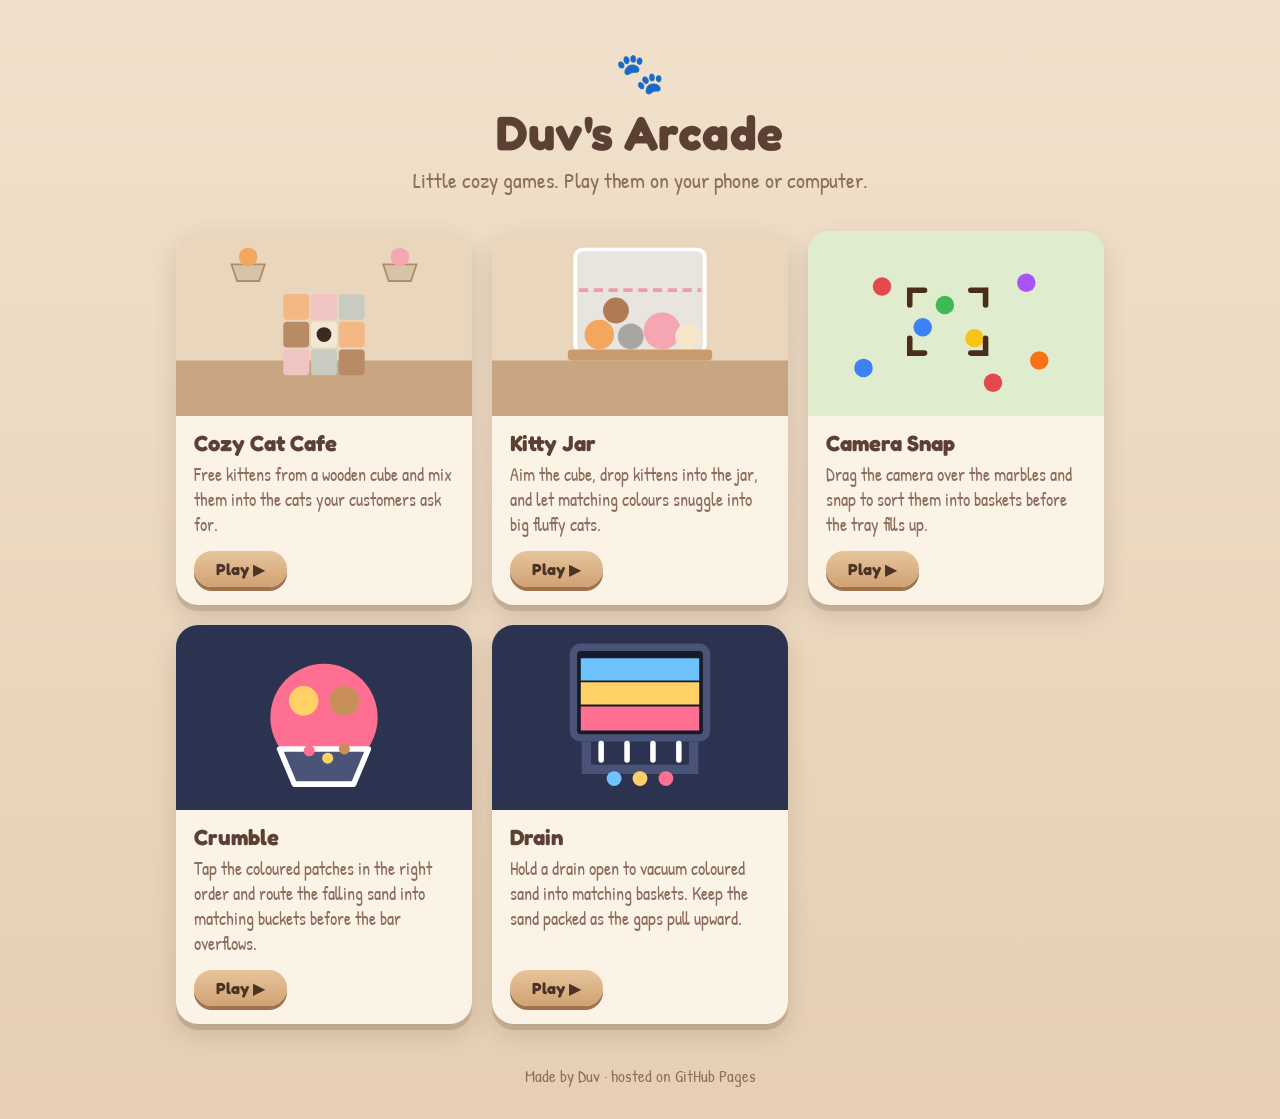
<file: index.html>
<!doctype html>
<html lang="en">
<head>
<meta charset="utf-8">
<meta name="viewport" content="width=device-width,initial-scale=1,viewport-fit=cover">
<meta name="theme-color" content="#f1e1cc">
<meta name="description" content="Duv's little arcade: cozy browser games you can play on your phone or computer.">
<title>Duv's Arcade</title>
<link rel="preconnect" href="https://fonts.googleapis.com">
<link href="https://fonts.googleapis.com/css2?family=Fredoka:wght@500;600;700&family=Patrick+Hand&display=swap" rel="stylesheet">
<link rel="stylesheet" href="style.css">
</head>
<body>
<main>
  <header>
    <div class="paw">🐾</div>
    <h1>Duv's Arcade</h1>
    <p class="sub">Little cozy games. Play them on your phone or computer.</p>
  </header>

  <div class="grid">
    <a class="card" href="games/cozy-cat-cafe/">
      <svg class="thumb" viewBox="0 0 160 100" aria-hidden="true">
        <rect width="160" height="100" fill="#ead6bd"/><rect y="70" width="160" height="30" fill="#c9a582"/>
        <g transform="translate(58 34)">
          <rect x="0" y="0" width="14" height="14" rx="2" fill="#f3b884"/><rect x="15" y="0" width="14" height="14" rx="2" fill="#efc4c3"/><rect x="30" y="0" width="14" height="14" rx="2" fill="#c8ccc0"/>
          <rect x="0" y="15" width="14" height="14" rx="2" fill="#b88a66"/><rect x="15" y="15" width="14" height="14" rx="2" fill="#f1e8d6"/><rect x="30" y="15" width="14" height="14" rx="2" fill="#f3b884"/>
          <rect x="0" y="30" width="14" height="14" rx="2" fill="#efc4c3"/><rect x="15" y="30" width="14" height="14" rx="2" fill="#c8ccc0"/><rect x="30" y="30" width="14" height="14" rx="2" fill="#b88a66"/>
          <circle cx="22" cy="22" r="4" fill="#3b2a22"/>
        </g>
        <g fill="#d7c3a6" stroke="#b08e6a"><path d="M30 18h18l-3 9H33z"/><path d="M112 18h18l-3 9h-12z"/></g>
        <circle cx="39" cy="14" r="5" fill="#f2a65e"/><circle cx="121" cy="14" r="5" fill="#f4a7b3"/>
      </svg>
      <div class="body">
        <h2>Cozy Cat Cafe</h2>
        <p>Free kittens from a wooden cube and mix them into the cats your customers ask for.</p>
        <span class="play">Play ▶</span>
      </div>
    </a>

    <a class="card" href="games/kitty-jar/">
      <svg class="thumb" viewBox="0 0 160 100" aria-hidden="true">
        <rect width="160" height="100" fill="#ead6bd"/><rect y="70" width="160" height="30" fill="#c9a582"/>
        <rect x="45" y="10" width="70" height="56" rx="4" fill="#e6f6ff" fill-opacity=".5" stroke="#fff" stroke-width="2"/>
        <rect x="41" y="64" width="78" height="6" rx="2" fill="#c99a6b"/>
        <line x1="47" y1="32" x2="113" y2="32" stroke="#f29bb0" stroke-width="2" stroke-dasharray="5 3"/>
        <circle cx="58" cy="56" r="8" fill="#f2a65e"/><circle cx="75" cy="57" r="7" fill="#a8a6a3"/><circle cx="92" cy="54" r="10" fill="#f4a7b3"/><circle cx="106" cy="57" r="7" fill="#f6e5c8"/><circle cx="67" cy="43" r="7" fill="#b07a55"/>
      </svg>
      <div class="body">
        <h2>Kitty Jar</h2>
        <p>Aim the cube, drop kittens into the jar, and let matching colours snuggle into big fluffy cats.</p>
        <span class="play">Play ▶</span>
      </div>
    </a>

    <a class="card" href="games/camera-snap/">
      <svg class="thumb" viewBox="0 0 160 100" aria-hidden="true">
        <rect width="160" height="100" fill="#dfeccd"/>
        <circle cx="40" cy="30" r="5" fill="#e5484d"/><circle cx="62" cy="52" r="5" fill="#3b82f6"/><circle cx="74" cy="40" r="5" fill="#3fb950"/>
        <circle cx="90" cy="58" r="5" fill="#f5c518"/><circle cx="118" cy="28" r="5" fill="#a855f7"/><circle cx="125" cy="70" r="5" fill="#f97316"/>
        <circle cx="30" cy="74" r="5" fill="#3b82f6"/><circle cx="100" cy="82" r="5" fill="#e5484d"/>
        <g fill="none" stroke="#4a2e1a" stroke-width="3" stroke-linecap="round">
          <path d="M55 40v-8h8M88 32h8v8M96 58v8h-8M63 66h-8v-8"/>
        </g>
      </svg>
      <div class="body">
        <h2>Camera Snap</h2>
        <p>Drag the camera over the marbles and snap to sort them into baskets before the tray fills up.</p>
        <span class="play">Play ▶</span>
      </div>
    </a>

    <a class="card" href="games/crumble/">
      <svg class="thumb" viewBox="0 0 160 100" aria-hidden="true">
        <rect width="160" height="100" fill="#2b3350"/>
        <circle cx="80" cy="50" r="29" fill="#ff6f91"/>
        <circle cx="69" cy="41" r="8" fill="#ffd166"/>
        <circle cx="91" cy="41" r="8" fill="#c98f5a"/>
        <path d="M56 67h48l-8 19H64z" fill="#4a5478" stroke="#fff" stroke-width="3" stroke-linejoin="round"/>
        <circle cx="72" cy="68" r="3" fill="#ff6f91"/>
        <circle cx="82" cy="72" r="3" fill="#ffd166"/>
        <circle cx="91" cy="67" r="3" fill="#c98f5a"/>
      </svg>
      <div class="body">
        <h2>Crumble</h2>
        <p>Tap the coloured patches in the right order and route the falling sand into matching buckets before the bar overflows.</p>
        <span class="play">Play ▶</span>
      </div>
    </a>

    <a class="card" href="games/drain/">
      <svg class="thumb" viewBox="0 0 160 100" aria-hidden="true">
        <rect width="160" height="100" fill="#2b3350"/>
        <rect x="44" y="12" width="72" height="49" rx="4" fill="#171b28" stroke="#4a5478" stroke-width="4"/>
        <path d="M48 18h64v12H48z" fill="#6ec3ff"/>
        <path d="M48 31h64v12H48z" fill="#ffd166"/>
        <path d="M48 44h64v13H48z" fill="#ff6f91"/>
        <path d="M51 63v15h58V63" fill="none" stroke="#4a5478" stroke-width="5"/>
        <path d="M59 64v9m14-9v9m14-9v9m14-9v9" stroke="#fff" stroke-width="3" stroke-linecap="round"/>
        <circle cx="66" cy="83" r="4" fill="#6ec3ff"/>
        <circle cx="80" cy="83" r="4" fill="#ffd166"/>
        <circle cx="94" cy="83" r="4" fill="#ff6f91"/>
      </svg>
      <div class="body">
        <h2>Drain</h2>
        <p>Hold a drain open to vacuum coloured sand into matching baskets. Keep the sand packed as the gaps pull upward.</p>
        <span class="play">Play ▶</span>
      </div>
    </a>
  </div>

  <footer>Made by Duv · hosted on GitHub Pages</footer>
</main>
</body>
</html>
</file>
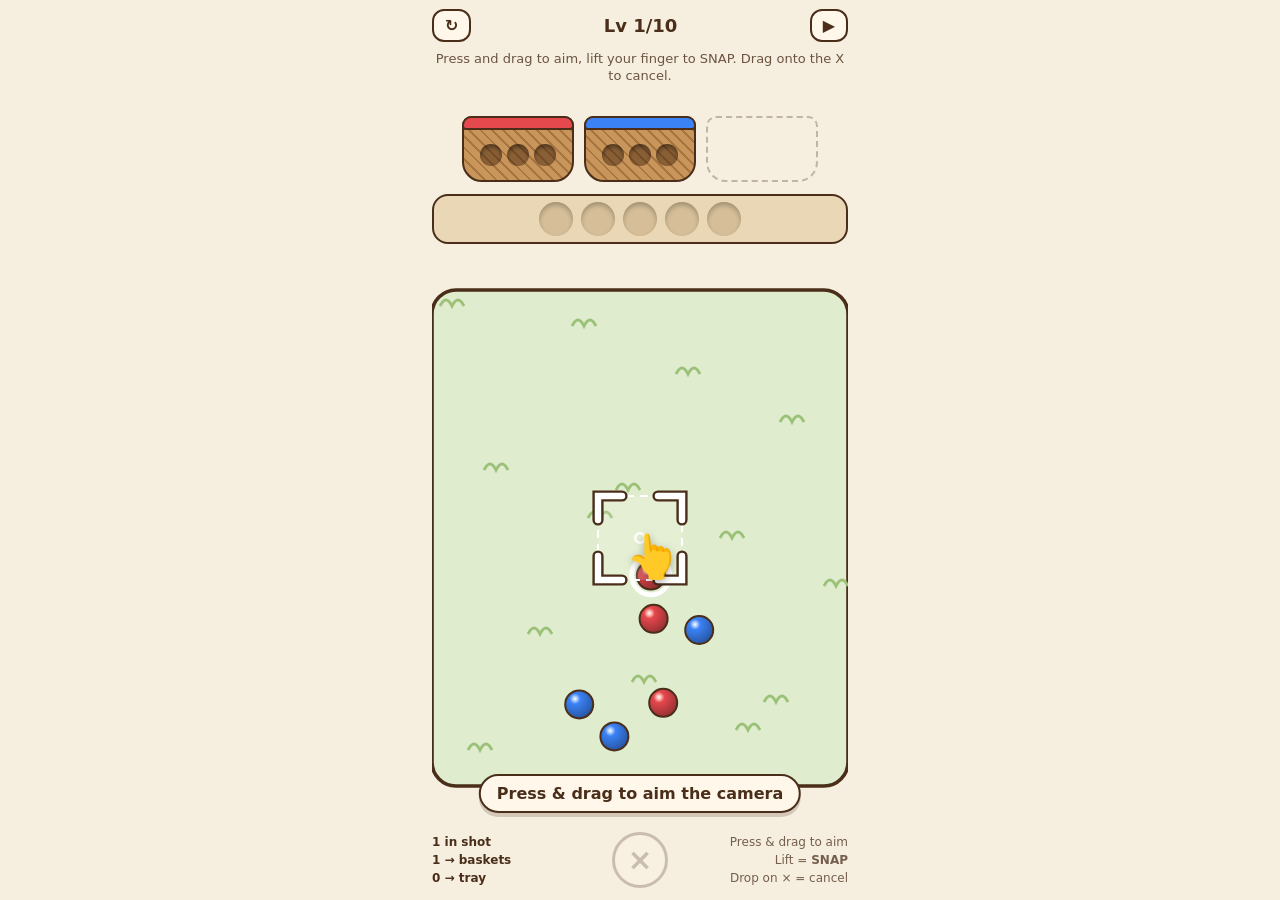
<file: games/camera-snap/index.html>
<!doctype html>
<html lang="en">
<head>
<meta charset="utf-8">
<meta name="viewport" content="width=device-width,initial-scale=1,maximum-scale=1,user-scalable=no">
<title>Camera Snap</title>
<link rel="stylesheet" href="style.css">
</head>
<body>
<div id="app">
  <header><button id="restart">&#8635;</button><b id="lvl"></b><button id="skip">&#9654;</button></header>
  <div id="tip"></div>
  <div id="queue"></div>
  <div id="baskets"></div>
  <div id="tray"></div>
  <div id="boardWrap"><svg id="board" viewBox="-2 -2 104 124"></svg></div>
  <div id="bottom"><div id="preview"></div><div id="cancel">&times;</div><div id="howto">Press &amp; drag to aim<br>Lift = <b>SNAP</b><br>Drop on &times; = cancel</div></div>
</div>
<div id="fly"></div>
<div id="tut"><div id="hand">&#128070;</div><div id="tutMsg"></div></div>
<div id="over"><div id="card"><h2 id="ovT"></h2><p id="ovP"></p><button id="ovB"></button></div></div>
<script src="script.js"></script>
</body>
</html>
</file>
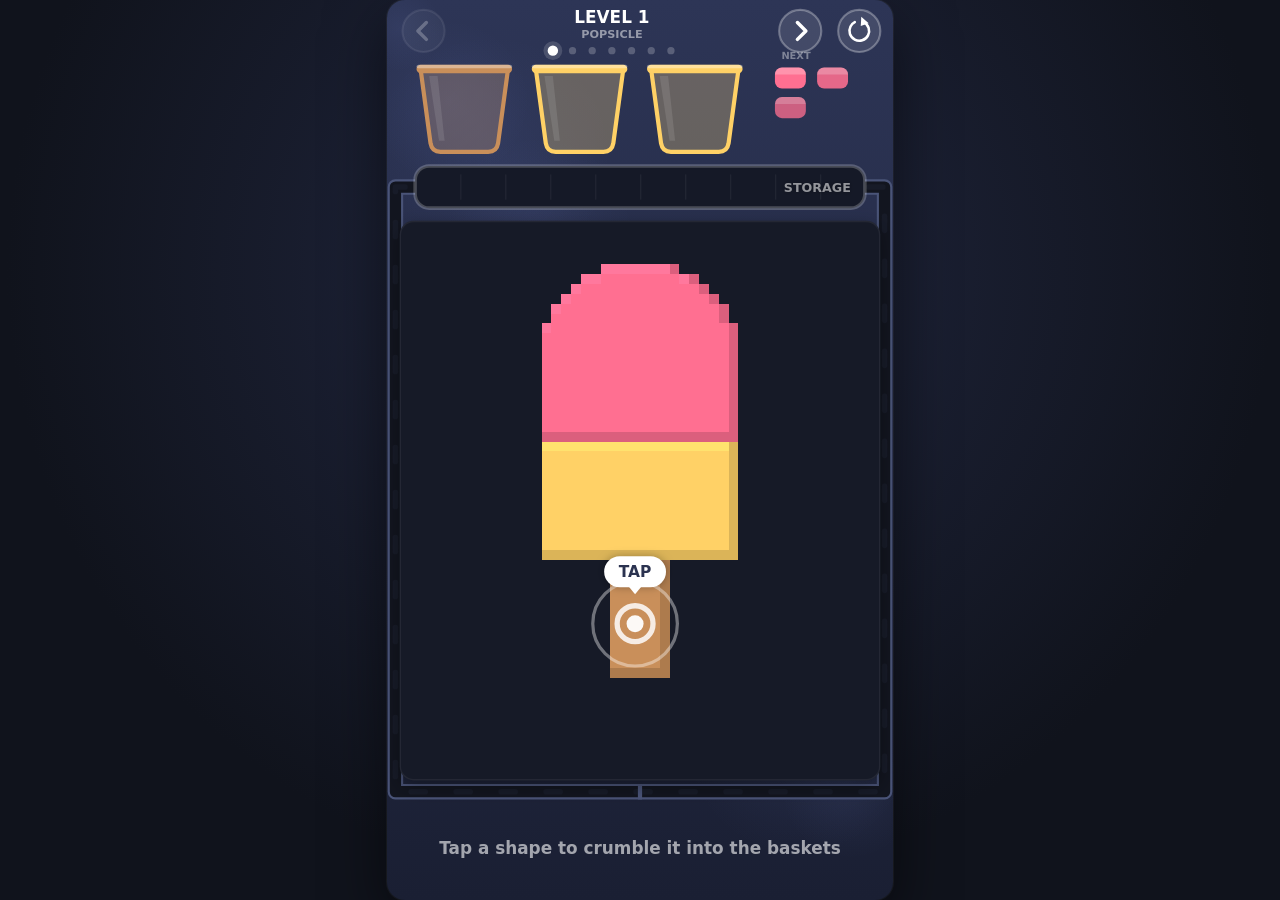
<file: games/crumble/index.html>
<!doctype html>
<html lang="en">
<head>
<meta charset="utf-8">
<meta name="viewport" content="width=device-width, initial-scale=1, maximum-scale=1, user-scalable=no">
<title>Crumble</title>
<style>
  html, body { margin: 0; height: 100%; overflow: hidden; }
  body {
    display: flex; align-items: center; justify-content: center;
    background: radial-gradient(ellipse at 50% 30%, #222842 0%, #10131c 70%);
  }
  canvas {
    touch-action: none; display: block; border-radius: 18px; -webkit-tap-highlight-color: transparent;
    box-shadow: 0 20px 60px rgba(0, 0, 0, 0.55), 0 0 0 1px rgba(255, 255, 255, 0.06);
    animation: enter 0.6s cubic-bezier(0.2, 1.3, 0.4, 1) both;
  }
  @keyframes enter { from { opacity: 0; transform: translateY(18px) scale(0.96); } to { opacity: 1; transform: none; } }
  @media (prefers-reduced-motion: reduce) { canvas { animation: none; } }
</style>
</head>
<body>
<canvas id="c"></canvas>
<script>
'use strict';
// ---------- constants ----------
const VW = 360, VH = 640;          // logical screen
const GW = 48, PH = 48, GH = 56;   // grid: picture is 48x48, extra rows below for falling
const CS = 7;                      // cell size in logical px
const BX = 12, BY = 160;
const EMPTY = 0, SOLID = 1, SAND = 2;
const NSLOT = 3;                   // buckets shown on top
const BMAX = 120;                  // max grains per bucket
const LX = 6, RX = 354;            // side tubes
const CY = BY + GH * CS + 11;      // two collector tubes under the picture
const BAR = { x: 20, y: 118, w: 320, h: 30 };   // capacity bar, under the baskets
const BARY = BAR.y + BAR.h / 2;
const SPEED = 1000;                // sand speed inside the tube, px per second
const FONT = 'system-ui, -apple-system, "Segoe UI", Roboto, sans-serif';

// ---------- easing ----------
const clamp01 = v => v < 0 ? 0 : v > 1 ? 1 : v;
const easeOutCubic = t => 1 - (1 - t) ** 3;
const easeInCubic = t => t * t * t;
const easeOutBack = t => { const c = 1.70158; return 1 + (c + 1) * (t - 1) ** 3 + c * (t - 1) ** 2; };
const lerp = (a, b, t) => a + (b - a) * t;

// ---------- level painting helpers ----------
function painter() {
  const g = new Uint8Array(GW * PH);
  const set = (x, y, c) => { x = Math.round(x); y = Math.round(y); if (x >= 0 && x < GW && y >= 0 && y < PH) g[y * GW + x] = c; };
  const rect = (x0, y0, x1, y1, c) => { for (let y = y0; y <= y1; y++) for (let x = x0; x <= x1; x++) set(x, y, c); };
  const ell = (cx, cy, rx, ry, c, o = {}) => {
    for (let y = 0; y < PH; y++) for (let x = 0; x < GW; x++) {
      if (o.ymax !== undefined && y > o.ymax) continue;
      if (o.ymin !== undefined && y < o.ymin) continue;
      const dx = (x - cx) / rx, dy = (y - cy) / ry;
      if (dx * dx + dy * dy <= 1) g[y * GW + x] = c;
    }
  };
  const ring = (cx, cy, r0, r1, c, ymax) => {
    for (let y = 0; y <= ymax; y++) for (let x = 0; x < GW; x++) {
      const d = Math.hypot(x - cx, y - cy);
      if (d > r0 && d <= r1) g[y * GW + x] = c;
    }
  };
  return { g, set, rect, ell, ring };
}

// solve:  one known good tap order (cell coords). The bucket queue on top is built from it.
// cap:    size of the bottom bar as a fraction of all sand in the level.
// ice:    patches that cannot be tapped until a patch touching them crumbles.
// hidden: patches whose colour is covered until a patch touching them crumbles.
const LEVELS = [
  { // popsicle
    name: 'Popsicle', tip: 'Tap a shape to crumble it into the baskets',
    cap: 1, hint: [23, 40],
    pal: ['#ff6f91', '#ffd166', '#c98f5a'],
    solve: [[23, 40], [23, 28], [23, 10]],
    draw(p) {
      p.ell(23.5, 13, 10, 10, 1); p.rect(14, 13, 33, 21, 1);
      p.rect(14, 22, 33, 33, 2);
      p.rect(21, 34, 26, 45, 3);
    }
  },
  { // mushroom
    name: 'Mushroom', tip: 'Sand with no matching basket fills the storage bar',
    cap: 0.3, hint: [10, 41],
    pal: ['#ef4b4b', '#fff7ea', '#e8c08a', '#5ecb6b'],
    solve: [[10, 41], [23, 30], [8, 21], [14, 17], [25, 12], [34, 18]],
    draw(p) {
      p.ell(23.5, 23, 20, 16, 1, { ymax: 23 });
      p.ell(14, 17, 3, 2.5, 2); p.ell(25, 12, 4, 3, 2); p.ell(34, 18, 3, 2.5, 2);
      p.rect(17, 24, 30, 38, 3);
      p.rect(6, 39, 41, 43, 4);
    }
  },
  { // rainbow
    name: 'Rainbow', tip: 'Watch the basket queue and plan ahead',
    cap: 0.22,
    pal: ['#ff5964', '#ff9f43', '#ffe14d', '#4cd97b', '#4aa8ff', '#a06bff', '#f4f7ff'],
    solve: [[23, 29], [23, 26], [7, 39], [40, 39], [23, 23], [23, 20], [23, 17], [23, 14]],
    draw(p) {
      for (let k = 0; k < 6; k++) p.ring(23.5, 36, 20 - k * 3, 23 - k * 3, k + 1, 36);
      p.ell(7, 39, 7.5, 4.5, 7); p.ell(40, 39, 7.5, 4.5, 7);
    }
  },
  { // cactus: the pot is frozen
    name: 'Cactus', tip: 'Frozen pieces thaw when a neighbour crumbles',
    cap: 0.3,
    pal: ['#4fbf6a', '#d9824f', '#ff7eb6'],
    solve: [[23, 20], [23, 38], [23, 8]],
    ice: [[23, 38]],
    draw(p) {
      p.rect(21, 12, 26, 33, 1);
      p.rect(13, 18, 16, 26, 1); p.rect(17, 23, 20, 26, 1);
      p.rect(31, 15, 34, 24, 1); p.rect(27, 21, 30, 24, 1);
      p.rect(16, 34, 31, 35, 2); p.rect(18, 36, 29, 42, 2);
      p.ell(23.5, 9, 3.5, 3, 3);
    }
  },
  { // burger
    name: 'Burger', tip: 'Small pieces count too',
    cap: 0.2,
    pal: ['#e8a857', '#fff6dc', '#62c462', '#f0503c', '#ffd23f', '#7a4a2b'],
    solve: [[23, 34], [20, 29], [23, 24], [23, 22], [23, 19], [23, 15], [15, 10], [23, 8], [30, 11], [20, 13], [27, 14]],
    draw(p) {
      p.ell(23.5, 17, 18, 12, 1, { ymax: 17 });
      p.rect(15, 10, 16, 10, 2); p.rect(23, 8, 24, 8, 2); p.rect(30, 11, 31, 11, 2); p.rect(20, 13, 21, 13, 2); p.rect(27, 14, 28, 14, 2);
      p.rect(7, 21, 40, 23, 4);
      p.rect(4, 18, 43, 20, 3); for (let x = 4; x <= 43; x++) if (x % 4 < 2) p.set(x, 21, 3);
      p.rect(6, 26, 41, 31, 6);
      p.rect(5, 24, 42, 25, 5); p.rect(9, 26, 11, 27, 5); p.rect(30, 26, 32, 28, 5);
      p.rect(7, 32, 40, 35, 1); p.ell(23.5, 35, 17, 4, 1, { ymin: 35 });
    }
  },
  { // balloons: two colours are covered
    name: 'Balloons', tip: 'Hidden colours appear when a neighbour crumbles',
    cap: 0.25,
    pal: ['#ef4b4b', '#4aa8ff', '#ffd23f', '#f4f7ff', '#9a6238'],
    solve: [[20, 40], [10, 30], [24, 30], [38, 30], [10, 14], [24, 10], [38, 14]],
    hidden: [[24, 10], [38, 14]],
    draw(p) {
      p.ell(10, 14, 7, 8, 1); p.ell(24, 10, 7, 8, 2); p.ell(38, 14, 7, 8, 3);
      p.rect(10, 23, 10, 36, 4); p.rect(24, 19, 24, 36, 4); p.rect(38, 23, 38, 36, 4);
      p.rect(6, 37, 42, 42, 5);
    }
  },
  { // house
    name: 'House', tip: 'The last one. Take your time',
    cap: 0.2,
    pal: ['#58c063', '#ffd972', '#9a6238', '#6ec3ff', '#e9524a', '#ffb347'],
    solve: [[10, 43], [7, 28], [9, 31], [23, 31], [16, 36], [38, 35], [39, 23], [16, 20], [24, 14], [41, 6]],
    draw(p) {
      p.rect(2, 42, 45, 45, 1);
      p.rect(6, 27, 27, 41, 2);
      p.rect(14, 33, 19, 41, 3);
      p.rect(8, 30, 11, 33, 4); p.rect(22, 30, 25, 33, 4);
      p.rect(23, 13, 26, 19, 3);
      for (let y = 14; y <= 26; y++) { const hw = (y - 14) * 1.1 + 1; for (let x = Math.ceil(16.5 - hw); x <= Math.floor(16.5 + hw); x++) p.set(x, y, 5); }
      p.rect(37, 31, 40, 41, 3);
      p.ell(39, 23, 7, 9, 1);
      p.ell(41, 6, 4, 4, 6);
    }
  },
];

// ---------- state ----------
const cv = document.getElementById('c'), ctx = cv.getContext('2d');
const off = document.createElement('canvas'); off.width = GW; off.height = GH;
const octx = off.getContext('2d'); const img = octx.createImageData(GW, GH);

let kind, col, reg, shade, pend;      // per-cell arrays
let pal, palRGB, palDark, palLight, slots, queue, bar, barOrder, barTotal, barCap, regions, state, stateT, tick, taps;
let grains = [], levelIdx = 0, now = 0, lastT = 0, frameDt = 0.016;
// visual-only state (never affects gameplay)
let parts = [], rings = [], leaving = [], shake = 0, flash = null, levelBorn = 0, barDisp, barSeen = [];
let hover = null, press = { id: null, t: -1e9 }, spinT = -1e9;
const reduceMotion = !!(window.matchMedia && matchMedia('(prefers-reduced-motion: reduce)').matches);
try { levelIdx = Math.min(LEVELS.length - 1, parseInt(localStorage.getItem('crumble_lvl') || '0', 10) || 0); } catch (e) {}

function hexRGB(h) { const n = parseInt(h.slice(1), 16); return [n >> 16 & 255, n >> 8 & 255, n & 255]; }
function rgbStr(c, f) {          // f < 0 darkens, f > 0 lightens
  const t = f < 0 ? 0 : 255, k = Math.abs(f);
  return `rgb(${Math.round(c[0] + (t - c[0]) * k)},${Math.round(c[1] + (t - c[1]) * k)},${Math.round(c[2] + (t - c[2]) * k)})`;
}
function newBucket(q) { return q ? { col: q.col, size: q.size, got: 0, arr: 0, born: now, closing: 0, disp: 0, bump: -1e9 } : null; }

function loadLevel(i) {
  levelIdx = i; const L = LEVELS[i];
  try { localStorage.setItem('crumble_lvl', String(i)); } catch (e) {}
  const p = painter(); L.draw(p);
  const N = GW * GH;
  kind = new Uint8Array(N); col = new Uint8Array(N); reg = new Int16Array(N).fill(-1);
  shade = new Int8Array(N); pend = new Float64Array(N);
  pal = L.pal; palRGB = pal.map(hexRGB);
  palDark = palRGB.map(c => rgbStr(c, -0.28)); palLight = palRGB.map(c => rgbStr(c, 0.45));
  let sum = 0;
  for (let j = 0; j < GW * PH; j++) if (p.g[j]) { kind[j] = SOLID; col[j] = p.g[j]; sum++; }
  // connected patches (4-neighbour, same colour)
  regions = [];
  for (let j = 0; j < GW * PH; j++) {
    if (kind[j] !== SOLID || reg[j] >= 0) continue;
    const id = regions.length, cells = [j]; reg[j] = id;
    for (let k = 0; k < cells.length; k++) {
      const c = cells[k], x = c % GW;
      for (const n of [c - GW, c + GW, x > 0 ? c - 1 : -1, x < GW - 1 ? c + 1 : -1]) {
        if (n >= 0 && n < GW * PH && kind[n] === SOLID && reg[n] < 0 && col[n] === col[j]) { reg[n] = id; cells.push(n); }
      }
    }
    regions.push({ cells, gone: false, ice: false, hidden: false, flash: -1e9, adj: new Set(), mark: cells[0] });
  }
  // which patches touch each other, and a centre cell for the icon
  for (let j = 0; j < GW * PH; j++) {
    if (reg[j] < 0) continue;
    for (const n of [j % GW < GW - 1 ? j + 1 : -1, j + GW < GW * PH ? j + GW : -1]) {
      if (n >= 0 && reg[n] >= 0 && reg[n] !== reg[j]) { regions[reg[j]].adj.add(reg[n]); regions[reg[n]].adj.add(reg[j]); }
    }
  }
  for (const r of regions) {
    let sx = 0, sy = 0; for (const c of r.cells) { sx += c % GW; sy += (c / GW) | 0; }
    sx /= r.cells.length; sy /= r.cells.length; let bd = 1e9;
    for (const c of r.cells) { const d = (c % GW - sx) ** 2 + (((c / GW) | 0) - sy) ** 2; if (d < bd) { bd = d; r.mark = c; } }
  }
  for (const [x, y] of L.ice || []) regions[reg[y * GW + x]].ice = true;
  for (const [x, y] of L.hidden || []) regions[reg[y * GW + x]].hidden = true;
  // bucket queue: follow the known solve order, merge same-colour runs, split into buckets
  const used = new Set(), runs = [];
  const addRun = id => { if (id < 0 || used.has(id)) return; used.add(id); const c = col[regions[id].cells[0]], n = regions[id].cells.length; const last = runs[runs.length - 1]; if (last && last.col === c) last.n += n; else runs.push({ col: c, n }); };
  for (const [x, y] of L.solve) addRun(reg[y * GW + x]);
  for (let id = 0; id < regions.length; id++) addRun(id);
  queue = [];
  for (const r of runs) { const k = Math.ceil(r.n / BMAX); for (let b = 0; b < k; b++) queue.push({ col: r.col, size: Math.floor(r.n / k) + (b < r.n % k ? 1 : 0) }); }
  slots = []; for (let k = 0; k < NSLOT; k++) slots.push(newBucket(queue.shift()));
  bar = new Int32Array(pal.length + 1); barOrder = []; barTotal = 0; barCap = Math.max(40, Math.round(sum * L.cap));
  grains = []; state = 'play'; stateT = now; tick = 0; taps = 0;
  // visuals: staggered basket entrance, picture build-in, clean effects
  slots.forEach((s, k) => { if (s) s.born = now + 120 + k * 90; });
  parts = []; rings = []; leaving = []; shake = 0; flash = null; levelBorn = now;
  barDisp = new Float32Array(pal.length + 1); barSeen = [];
}

// ---------- audio (tiny, optional) ----------
let ac = null, lastTick = 0;
function audio() { if (!ac) { try { ac = new (window.AudioContext || window.webkitAudioContext)(); } catch (e) {} } return ac; }
function blip(f0, f1, dur, type = 'sine', vol = 0.12) {
  const a = audio(); if (!a) return;
  const o = a.createOscillator(), g = a.createGain();
  o.type = type; o.frequency.setValueAtTime(f0, a.currentTime); o.frequency.exponentialRampToValueAtTime(f1, a.currentTime + dur);
  g.gain.setValueAtTime(vol, a.currentTime); g.gain.exponentialRampToValueAtTime(0.001, a.currentTime + dur);
  o.connect(g).connect(a.destination); o.start(); o.stop(a.currentTime + dur);
}
function grainTick() { if (now - lastTick < 45) return; lastTick = now; blip(1800 + Math.random() * 1400, 900, 0.03, 'triangle', 0.025); }

// ---------- effects (visual only) ----------
function spawn(p) { if (parts.length < 700) parts.push(p); }
function burst(x, y, c, n, o = {}) {
  for (let i = 0; i < n; i++) {
    const a = o.angle !== undefined ? o.angle + (Math.random() - 0.5) * (o.spread || 1) : Math.random() * Math.PI * 2;
    const v = (o.spd || 120) * (0.4 + Math.random() * 0.8);
    spawn({
      x, y, vx: Math.cos(a) * v, vy: Math.sin(a) * v, g: o.g ?? 300, drag: o.drag ?? 2,
      life: 0, max: (o.life || 0.6) * (0.7 + Math.random() * 0.6), size: (o.size || 3) * (0.6 + Math.random() * 0.8),
      c: Array.isArray(c) ? c[(Math.random() * c.length) | 0] : c, shape: o.shape || 'sq', rot: Math.random() * 6, vr: (Math.random() - 0.5) * 14,
    });
  }
}
function ring(x, y, c, r0, r1, dur, w = 3) { rings.push({ x, y, c, r0, r1, dur, w, t0: now }); }
function addShake(m) { if (!reduceMotion) shake = Math.max(shake, m); }
function cellXY(c) { return [BX + (c % GW + 0.5) * CS, BY + (((c / GW) | 0) + 0.5) * CS]; }

function updateFx(dt) {
  const live = parts; parts = [];
  for (const p of live) {
    p.life += dt; if (p.life >= p.max) continue;
    const dr = Math.exp(-p.drag * dt); p.vx *= dr; p.vy *= dr; p.vy += p.g * dt;
    p.x += p.vx * dt; p.y += p.vy * dt; p.rot += p.vr * dt;
    if (p.y < VH + 40) parts.push(p);
  }
  rings = rings.filter(r => now - r.t0 < r.dur);
  leaving = leaving.filter(b => now - b.t0 < 340);
  shake *= Math.exp(-dt * 11); if (shake < 0.05) shake = 0;
}

// ---------- game logic ----------
function slotPos(k) { return { x: 22 + k * 82, y: 44, w: 66, h: 64 }; }
function openBucket(c) { return slots.findIndex(s => s && s.col === c && !s.closing && s.got < s.size); }

// a grain left the bottom of the picture: it rides the nearest tube up to the bar
function collect(c, x) {
  const fx = BX + (x + 0.5) * CS, left = fx < VW / 2, sx = left ? LX : RX, ex = left ? BAR.x + 6 : BAR.x + BAR.w - 6;
  grains.push({ c, pts: [[fx, CY], [sx, CY], [sx, BARY], [ex, BARY]], seg: 0, x: fx, y: CY, ox: (Math.random() - 0.5) * 5, oy: (Math.random() - 0.5) * 5 });
}

function toBucket(k, x, y) {     // one grain hops from the bar level into basket k
  const s = slots[k], p = slotPos(k); s.got++;
  const tx = p.x + p.w / 2 + (Math.random() - 0.5) * 20, ty = p.y + p.h - 16;
  grains.push({ c: s.col, hop: true, s, pts: [[x, y], [tx, ty]], seg: 0, x, y, ox: 0, oy: 0, L: Math.max(1, Math.hypot(tx - x, ty - y)), arc: 14 + Math.random() * 16 });
  grainTick();
  if (s.got >= s.size) {
    s.closing = now; blip(520, 1040, 0.16, 'sine', 0.16); if (navigator.vibrate) navigator.vibrate(18);
    const cx = p.x + p.w / 2, cy = p.y + p.h / 2;
    burst(cx, cy, ['#ffffff', pal[s.col - 1], palLight[s.col - 1]], 18, { spd: 170, g: 120, life: 0.6, size: 3.2, shape: 'spark' });
    ring(cx, cy, pal[s.col - 1], 20, 52, 380, 4);
  }
}

function arrive(c, x, y) {       // top of the tube: matching basket, or stay in the bar
  const k = openBucket(c);
  if (k >= 0) { toBucket(k, x, y); return; }
  if (!bar[c]) barOrder.push(c);
  bar[c]++; barTotal++;
  if (barTotal > barCap && state === 'play') {
    state = 'fail'; stateT = now; blip(220, 70, 0.5, 'sawtooth', 0.12); if (navigator.vibrate) navigator.vibrate(120);
    addShake(9); flash = { c: '255,77,94', t0: now, dur: 450, a: 0.35 };
    burst(BAR.x + BAR.w / 2, BARY, pal.slice(), 40, { spd: 260, g: 500, life: 0.9, size: 3.5 });
  }
}

function drainBar() {            // stored sand leaves the bar when its basket shows up
  if (state === 'fail') return;
  let x = BAR.x;
  for (const c of barOrder) {
    const w = bar[c] / barCap * BAR.w;
    for (let n = 0; n < 5 && bar[c] > 0; n++) {
      const k = openBucket(c); if (k < 0) break;
      bar[c]--; barTotal--; toBucket(k, x + Math.random() * Math.max(4, w), BARY);
    }
    x += w;
  }
  barOrder = barOrder.filter(c => bar[c] > 0);
}

function moveGrains(dt) {
  const live = grains; grains = [];
  for (const g of live) {
    let stepLeft = SPEED * dt;
    while (stepLeft > 0 && g.seg < g.pts.length - 1) {
      const t = g.pts[g.seg + 1], dx = t[0] - g.x, dy = t[1] - g.y, d = Math.hypot(dx, dy);
      if (d <= stepLeft) { g.x = t[0]; g.y = t[1]; g.seg++; stepLeft -= d; }
      else { g.x += dx / d * stepLeft; g.y += dy / d * stepLeft; stepLeft = 0; }
    }
    if (g.seg < g.pts.length - 1) grains.push(g);
    else if (!g.hop) arrive(g.c, g.x, g.y);
    else if (g.s) {               // landed in a basket: little squash + splash
      g.s.bump = now; g.s.arr++;
      if (Math.random() < 0.25) burst(g.x, g.y - 4, pal[g.c - 1], 1, { angle: -Math.PI / 2, spread: 2, spd: 70, g: 400, life: 0.35, size: 2.4 });
    }
  }
}

function step() {
  tick++;
  for (let y = GH - 1; y >= 0; y--) {
    const ltr = (tick + y) & 1;
    for (let k = 0; k < GW; k++) {
      const x = ltr ? k : GW - 1 - k, i = y * GW + x;
      if (kind[i] !== SAND) continue;
      if (y === GH - 1) { kind[i] = EMPTY; collect(col[i], x); continue; }
      const d = i + GW;
      let to = -1;
      if (kind[d] === EMPTY) { if (Math.random() < 0.05) continue; to = d; }
      else {
        const s = Math.random() < 0.5 ? -1 : 1;
        if (x + s >= 0 && x + s < GW && kind[d + s] === EMPTY && kind[i + s] === EMPTY) to = d + s;
        else if (x - s >= 0 && x - s < GW && kind[d - s] === EMPTY && kind[i - s] === EMPTY) to = d - s;
      }
      if (to >= 0) { kind[to] = SAND; col[to] = col[i]; shade[to] = shade[i]; kind[i] = EMPTY; }
    }
  }
}

function crumble(regionId, cx, cy) {
  const r = regions[regionId]; if (!r || r.gone) return false;
  const sx = BX + (cx + 0.5) * CS, sy = BY + (cy + 0.5) * CS;
  if (r.ice) {                   // frozen: cannot be tapped yet
    r.flash = now; blip(1500, 1300, 0.07, 'square', 0.05);
    r.wiggle = now; ring(sx, sy, 'rgba(200,236,255,0.9)', 6, 22, 260, 2);
    burst(sx, sy, ['#e6f6ff', '#bfe6ff'], 5, { spd: 90, g: 200, life: 0.35, size: 2.5, shape: 'spark' });
    return false;
  }
  r.gone = true; r.hidden = false; taps++;
  for (const c of r.cells) {
    const x = c % GW, y = (c / GW) | 0;
    pend[c] = now + 60 + Math.min(420, Math.hypot(x - cx, y - cy) * 14);
  }
  for (const n of r.adj) {       // patches touching this one thaw and uncover
    const o = regions[n]; if (o.gone) continue;
    const [mx, my] = cellXY(o.mark);
    if (o.ice) {
      o.ice = false; o.flash = now; blip(900, 2400, 0.14, 'triangle', 0.12);
      burst(mx, my, ['#ffffff', '#d6f1ff', '#9fd8ff'], 22, { spd: 200, g: 420, life: 0.7, size: 3.2 });
      ring(mx, my, 'rgba(200,236,255,0.95)', 8, 46, 420, 3);
    }
    if (o.hidden) {
      o.hidden = false; o.flash = now; blip(700, 1050, 0.1, 'sine', 0.1);
      burst(mx, my, ['#ffffff', pal[col[o.cells[0]] - 1]], 16, { spd: 150, g: 60, life: 0.7, size: 3, shape: 'spark' });
      ring(mx, my, pal[col[o.cells[0]] - 1], 6, 40, 420, 3);
    }
  }
  blip(160, 60, 0.22, 'triangle', 0.14);
  if (navigator.vibrate) navigator.vibrate(10);
  const c0 = pal[col[r.cells[0]] - 1];
  ring(sx, sy, c0, 4, 34, 420, 4); ring(sx, sy, 'rgba(255,255,255,0.8)', 2, 20, 280, 2);
  addShake(Math.min(4, 1.5 + r.cells.length / 200));
  return true;
}

function tapCell(gx, gy) {
  if (state !== 'play') return false;
  let best = -1, bd = 9;
  for (let dy = -2; dy <= 2; dy++) for (let dx = -2; dx <= 2; dx++) {
    const x = gx + dx, y = gy + dy; if (x < 0 || x >= GW || y < 0 || y >= PH) continue;
    const i = y * GW + x, d = dx * dx + dy * dy;
    if (kind[i] === SOLID && pend[i] === 0 && d < bd) { bd = d; best = i; }
  }
  return best >= 0 ? crumble(reg[best], gx, gy) : false;
}

function update(dt) {
  let left = 0;
  for (let i = 0; i < GW * GH; i++) {
    if (kind[i] === SOLID) {
      if (pend[i] && now >= pend[i]) {
        kind[i] = SAND; pend[i] = 0; shade[i] = (Math.random() * 36 - 18) | 0;
        if (Math.random() < 0.1) { const [px, py] = cellXY(i); burst(px, py, palLight[col[i] - 1], 1, { spd: 60, g: -20, drag: 3, life: 0.6, size: 3, shape: 'dot' }); }
      }
      left++;
    }
    else if (kind[i] === SAND) left++;
  }
  step();
  for (let k = 0; k < NSLOT; k++) if (slots[k] && slots[k].closing && now - slots[k].closing > 260) {
    leaving.push({ k, col: slots[k].col, t0: now });
    slots[k] = newBucket(queue.shift());
  }
  drainBar();
  moveGrains(dt);
  if (state === 'play' && !left && !grains.length && barTotal === 0 && slots.every(s => !s)) {
    state = 'win'; stateT = now;
    blip(520, 780, 0.12); setTimeout(() => blip(780, 1170, 0.2), 110); setTimeout(() => blip(1040, 1560, 0.25), 240);
    flash = { c: '255,255,255', t0: now, dur: 380, a: 0.25 };
    const cols = pal.concat(['#ffffff']);
    burst(VW / 2, 330, cols, 70, { spd: 520, g: 520, drag: 1.4, life: 2.4, size: 4.5, shape: 'conf' });
    burst(10, 600, cols, 35, { angle: -Math.PI / 3, spread: 0.7, spd: 780, g: 520, drag: 1.4, life: 2.6, size: 4.5, shape: 'conf' });
    burst(VW - 10, 600, cols, 35, { angle: -Math.PI * 2 / 3, spread: 0.7, spd: 780, g: 520, drag: 1.4, life: 2.6, size: 4.5, shape: 'conf' });
  }
  updateFx(dt);
}

// ---------- rendering ----------
function rr(x, y, w, h, r) { ctx.beginPath(); ctx.roundRect(x, y, w, h, r); }
function text(s, x, y, size, colr, weight = 700, align = 'center') {
  ctx.font = `${weight} ${size}px ${FONT}`; ctx.textAlign = align; ctx.textBaseline = 'middle'; ctx.fillStyle = colr; ctx.fillText(s, x, y);
}

const BOKEH = Array.from({ length: 9 }, (_, i) => ({ x: (i * 97) % VW, y: (i * 173) % VH, r: 30 + (i * 37) % 60, s: 0.3 + (i % 4) * 0.15, p: i * 1.7 }));
function drawBackground() {
  const bg = ctx.createLinearGradient(0, 0, 0, VH); bg.addColorStop(0, '#2d3556'); bg.addColorStop(1, '#1a1f33');
  ctx.fillStyle = bg; ctx.fillRect(-20, -20, VW + 40, VH + 40);
  for (const b of BOKEH) {
    const t = now / 1000 * b.s + b.p, x = b.x + Math.sin(t) * 18, y = b.y + Math.cos(t * 0.8) * 22;
    const g = ctx.createRadialGradient(x, y, 0, x, y, b.r);
    g.addColorStop(0, 'rgba(140,160,255,0.07)'); g.addColorStop(1, 'rgba(140,160,255,0)');
    ctx.fillStyle = g; ctx.fillRect(x - b.r, y - b.r, b.r * 2, b.r * 2);
  }
}

function drawBoard() {
  const d = img.data, age = now - levelBorn;
  for (let i = 0; i < GW * GH; i++) {
    const o = i * 4, k = kind[i];
    if (k === EMPTY) { d[o + 3] = 0; continue; }
    let c = palRGB[col[i] - 1], m = 1, w = 0, a = 1;
    if (k === SAND) m = 1 + shade[i] / 100;
    else {
      const x = i % GW, y = (i / GW) | 0, R = regions[reg[i]];
      const below = i + GW < GW * GH ? i + GW : -1, right = x < GW - 1 ? i + 1 : -1;
      if (below < 0 || kind[below] !== SOLID || reg[below] !== reg[i] || right < 0 || kind[right] !== SOLID || reg[right] !== reg[i]) m = 0.86;
      else if (i - GW < 0 || kind[i - GW] !== SOLID || reg[i - GW] !== reg[i]) m = 1.08;
      if (R.hidden) c = (x + y) & 1 ? [98, 108, 132] : [88, 98, 122];                 // covered: colour unknown
      else if (R.ice) {
        const sh = (x + y + ((now / 90) | 0)) % 14 === 0 ? 0.92 : (x + y) % 6 === 0 ? 0.85 : 0.6;
        c = [c[0] + (205 - c[0]) * sh, c[1] + (236 - c[1]) * sh, c[2] + (255 - c[2]) * sh];
      }
      if (pend[i]) w = 0.25 + 0.5 * clamp01(1 - (pend[i] - now) / 480);                // brightens just before it crumbles
      else if (now - R.flash < 260) w = 0.65 * (1 - (now - R.flash) / 260);
      // build-in: the picture assembles from the top when a level starts
      if (age < 700) {
        const t = clamp01((age - (y * 8 + ((x * 7 + y * 13) % 11) * 10)) / 160);
        a = t; w = Math.max(w, (1 - t) * 0.8);
      }
    }
    d[o] = Math.min(255, c[0] * m + (255 - c[0] * m) * w); d[o + 1] = Math.min(255, c[1] * m + (255 - c[1] * m) * w);
    d[o + 2] = Math.min(255, c[2] * m + (255 - c[2] * m) * w); d[o + 3] = 255 * a;
  }
  octx.putImageData(img, 0, 0);
  ctx.save();
  ctx.shadowColor = 'rgba(0,0,0,0.35)'; ctx.shadowBlur = 18; ctx.shadowOffsetY = 6;
  ctx.fillStyle = '#161a27'; rr(BX - 3, BY - 3, GW * CS + 6, GH * CS + 6, 10); ctx.fill();
  ctx.restore();
  ctx.strokeStyle = 'rgba(255,255,255,0.06)'; ctx.lineWidth = 1; rr(BX - 2.5, BY - 2.5, GW * CS + 5, GH * CS + 5, 9.5); ctx.stroke();
  ctx.imageSmoothingEnabled = false;
  ctx.drawImage(off, BX, BY, GW * CS, GH * CS);
  // icons on special patches
  for (const r of regions) {
    if (r.gone || (!r.ice && !r.hidden)) continue;
    const px = BX + (r.mark % GW + 0.5) * CS, py = BY + (((r.mark / GW) | 0) + 0.5) * CS;
    let wx = 0;
    if (r.wiggle && now - r.wiggle < 300) { const t = (now - r.wiggle) / 300; wx = Math.sin(t * Math.PI * 6) * 4 * (1 - t); }
    if (r.hidden) {
      const by = Math.sin(now / 380 + r.mark) * 2;
      ctx.beginPath(); ctx.arc(px, py + by, 12, 0, 7); ctx.fillStyle = 'rgba(20,24,38,0.35)'; ctx.fill();
      text('?', px, py + by + 1, 18, 'rgba(255,255,255,0.95)', 800);
    } else {
      ctx.save(); ctx.translate(px + wx, py); ctx.rotate(Math.sin(now / 900) * 0.25);
      ctx.strokeStyle = 'rgba(255,255,255,0.95)'; ctx.lineWidth = 2.5; ctx.lineCap = 'round';
      for (let a = 0; a < 3; a++) {
        const an = a * Math.PI / 3; ctx.beginPath(); ctx.moveTo(-Math.cos(an) * 9, -Math.sin(an) * 9); ctx.lineTo(Math.cos(an) * 9, Math.sin(an) * 9); ctx.stroke();
        for (const sgn of [-1, 1]) {   // little branches on the snowflake
          const ex = Math.cos(an) * 6 * sgn, ey = Math.sin(an) * 6 * sgn;
          ctx.beginPath(); ctx.moveTo(ex, ey); ctx.lineTo(ex + Math.cos(an + 2.2 * sgn) * 3, ey + Math.sin(an + 2.2 * sgn) * 3); ctx.stroke();
        }
      }
      ctx.restore();
    }
  }
}

function tubePath() {
  ctx.beginPath(); ctx.moveTo(BAR.x + 4, BARY); ctx.lineTo(LX, BARY); ctx.lineTo(LX, CY); ctx.lineTo(RX, CY); ctx.lineTo(RX, BARY); ctx.lineTo(BAR.x + BAR.w - 4, BARY);
}
function drawTube() {
  ctx.lineJoin = 'round'; ctx.lineCap = 'round';
  tubePath(); ctx.strokeStyle = '#4a5478'; ctx.lineWidth = 11; ctx.stroke();
  tubePath(); ctx.strokeStyle = '#12151f'; ctx.lineWidth = 8; ctx.stroke();
  // moving sheen inside the tube while sand flows
  const flow = grains.some(g => !g.hop);
  ctx.save(); tubePath(); ctx.setLineDash([10, 22]); ctx.lineDashOffset = -now / (flow ? 8 : 40);
  ctx.strokeStyle = `rgba(160,180,255,${flow ? 0.13 : 0.04})`; ctx.lineWidth = 4; ctx.stroke(); ctx.restore();
  ctx.fillStyle = '#4a5478'; ctx.fillRect(VW / 2 - 1.5, CY - 5.5, 3, 11);   // split between the two bottom tubes
}
function drawGrains() {
  for (const g of grains) {
    let x = g.x + g.ox, y = g.y + g.oy;
    if (g.hop) {               // hopping grains fly on an arc
      const rem = Math.hypot(g.pts[1][0] - g.x, g.pts[1][1] - g.y), p = clamp01(1 - rem / g.L);
      y -= Math.sin(p * Math.PI) * g.arc;
    }
    ctx.fillStyle = pal[g.c - 1]; ctx.fillRect(x - 1.5, y - 1.5, 3, 3);
    ctx.fillStyle = 'rgba(255,255,255,0.45)'; ctx.fillRect(x - 1.5, y - 1.5, 1.5, 1.5);
  }
}

function bucketShape(w, h) { ctx.beginPath(); ctx.moveTo(2, 6); ctx.lineTo(w - 2, 6); ctx.lineTo(w - 9, h - 6); ctx.quadraticCurveTo(w - 10, h, w - 16, h); ctx.lineTo(16, h); ctx.quadraticCurveTo(10, h, 9, h - 6); ctx.closePath(); }

function drawCheck(cx, cy, r, sc, c) {
  ctx.save(); ctx.translate(cx, cy); ctx.scale(sc, sc);
  ctx.beginPath(); ctx.arc(0, 0, r, 0, 7); ctx.fillStyle = '#fff'; ctx.fill();
  ctx.strokeStyle = c; ctx.lineWidth = r * 0.3; ctx.lineCap = 'round'; ctx.lineJoin = 'round';
  ctx.beginPath(); ctx.moveTo(-r * 0.45, 0); ctx.lineTo(-r * 0.1, r * 0.35); ctx.lineTo(r * 0.5, -r * 0.35); ctx.stroke();
  ctx.restore();
}

function bucketBody(w, h, ci, fill, wave) {
  const c = pal[ci - 1];
  bucketShape(w, h); ctx.fillStyle = 'rgba(255,255,255,0.08)'; ctx.fill();
  ctx.save(); bucketShape(w, h); ctx.clip();
  ctx.globalAlpha *= 0.22; ctx.fillStyle = c; ctx.fillRect(0, 0, w, h); ctx.globalAlpha /= 0.22;   // tint shows the wanted colour
  if (fill > 0.002) {
    const top = h - (h - 8) * fill, ph = now * 0.009;
    ctx.beginPath(); ctx.moveTo(0, h);
    for (let x = 0; x <= w; x += 3) ctx.lineTo(x, top + Math.sin(x * 0.22 + ph) * wave);
    ctx.lineTo(w, h); ctx.closePath();
    const gr = ctx.createLinearGradient(0, top, 0, h); gr.addColorStop(0, c); gr.addColorStop(1, palDark[ci - 1]);
    ctx.fillStyle = gr; ctx.fill();
    ctx.beginPath();
    for (let x = 0; x <= w; x += 3) ctx.lineTo(x, top + 1 + Math.sin(x * 0.22 + ph) * wave);
    ctx.strokeStyle = 'rgba(255,255,255,0.4)'; ctx.lineWidth = 2; ctx.stroke();
  }
  ctx.fillStyle = 'rgba(255,255,255,0.1)'; ctx.beginPath(); ctx.moveTo(8, 10); ctx.lineTo(14, 10); ctx.lineTo(19, h - 8); ctx.lineTo(15, h - 8); ctx.fill();  // gloss
  ctx.restore();
  bucketShape(w, h); ctx.lineWidth = 3; ctx.lineJoin = 'round'; ctx.strokeStyle = c; ctx.stroke();
  rr(-1, 2, w + 2, 6, 3); ctx.fillStyle = c; ctx.fill();                               // rim
  rr(-1, 2, w + 2, 2.5, 2); ctx.fillStyle = 'rgba(255,255,255,0.35)'; ctx.fill();
}

function drawBucket(k) {
  const p = slotPos(k), s = slots[k];
  if (!s) {                      // empty slot
    ctx.save(); ctx.translate(p.x, p.y); ctx.globalAlpha = 0.6 + 0.2 * Math.sin(now / 500 + k);
    bucketShape(p.w, p.h); ctx.fillStyle = 'rgba(255,255,255,0.03)'; ctx.fill();
    ctx.lineWidth = 2; ctx.strokeStyle = 'rgba(255,255,255,0.16)'; ctx.setLineDash([5, 5]); ctx.lineDashOffset = -now / 60; ctx.stroke(); ctx.setLineDash([]);
    ctx.restore(); return;
  }
  s.disp += (s.got / s.size - s.disp) * Math.min(1, frameDt * 12);
  // entrance: slide in from the queue preview with an overshoot
  const tb = clamp01((now - s.born) / 380), e = easeOutBack(tb);
  if (tb <= 0) return;
  const qx = 287, qy = 56;
  let cx = lerp(qx, p.x + p.w / 2, e), cy = lerp(qy, p.y + p.h / 2, e) - Math.sin(tb * Math.PI) * 14;
  let sx = lerp(0.35, 1, e), sy = sx, alpha = Math.min(1, tb * 3);
  // squash when grains land
  const bt = (now - s.bump) / 160;
  if (bt < 1) { const q = Math.sin(bt * Math.PI) * 0.05; sx *= 1 + q; sy *= 1 - q; }
  // completion pop
  let ct = -1;
  if (s.closing) { ct = clamp01((now - s.closing) / 260); const q = Math.sin(ct * Math.PI) * 0.16; sx *= 1 + q; sy *= 1 + q; }
  ctx.save(); ctx.translate(cx, cy + p.h / 2); ctx.scale(sx, sy); ctx.translate(-p.w / 2, -p.h); ctx.globalAlpha = alpha;
  if (ct >= 0) { ctx.shadowColor = pal[s.col - 1]; ctx.shadowBlur = 20 * Math.sin(ct * Math.PI); }
  const wave = 1 + Math.max(0, 1 - (now - s.bump) / 300) * 1.5;
  bucketBody(p.w, p.h, s.col, s.disp, wave);
  ctx.shadowBlur = 0;
  if (ct >= 0) drawCheck(p.w / 2, p.h / 2 + 4, 13, easeOutBack(clamp01(ct * 1.6)), pal[s.col - 1]);
  ctx.restore();
}

function drawLeaving() {         // finished baskets float away
  for (const b of leaving) {
    const p = slotPos(b.k), t = clamp01((now - b.t0) / 340), e = easeInCubic(t);
    ctx.save(); ctx.globalAlpha = 1 - t;
    ctx.translate(p.x + p.w / 2, p.y + p.h / 2 - e * 40); ctx.scale(1 + t * 0.15, 1 + t * 0.15); ctx.translate(-p.w / 2, -p.h / 2);
    bucketBody(p.w, p.h, b.col, 1, 1);
    drawCheck(p.w / 2, p.h / 2 + 4, 13, 1, pal[b.col - 1]);
    ctx.restore();
  }
}

function drawQueue() {           // small preview of the next buckets, sliding along as they are used
  text('NEXT', 291, 40, 7, 'rgba(255,255,255,0.4)', 800);
  for (let i = 0; i < Math.min(6, queue.length); i++) {
    const q = queue[i], tx = 276 + (i % 2) * 30, ty = 48 + ((i / 2) | 0) * 21;
    if (q.vx === undefined) { q.vx = tx + 20; q.vy = ty; q.va = 0; }
    const f = Math.min(1, frameDt * 12);
    q.vx += (tx - q.vx) * f; q.vy += (ty - q.vy) * f; q.va += (1 - i * 0.12 - q.va) * f;
    ctx.globalAlpha = Math.max(0, q.va);
    rr(q.vx, q.vy, 22, 15, 5); ctx.fillStyle = pal[q.col - 1]; ctx.fill();
    rr(q.vx, q.vy, 22, 5, [5, 5, 0, 0]); ctx.fillStyle = 'rgba(255,255,255,0.25)'; ctx.fill();
  }
  ctx.globalAlpha = 1;
}

function drawBar() {
  const b = BAR, f = Math.min(1, barTotal / barCap);
  for (const c of barOrder) if (!barSeen.includes(c)) barSeen.push(c);
  const k = Math.min(1, frameDt * 16); let dispTotal = 0;
  for (let c = 1; c < barDisp.length; c++) { barDisp[c] += (bar[c] - barDisp[c]) * k; dispTotal += barDisp[c]; }
  barSeen = barSeen.filter(c => bar[c] > 0 || barDisp[c] > 0.3);
  const df = dispTotal / barCap, danger = f > 0.7;
  let jx = 0;
  if (f > 0.85 && state === 'play' && !reduceMotion) jx = Math.sin(now / 25) * 1.2 * (f - 0.85) / 0.15;
  ctx.save(); ctx.translate(jx, 0);
  if (danger) { ctx.shadowColor = 'rgba(255,77,94,0.8)'; ctx.shadowBlur = 10 + 8 * Math.sin(now / 120); }
  rr(b.x, b.y, b.w, b.h, 10); ctx.fillStyle = '#151927'; ctx.fill();
  ctx.shadowBlur = 0;
  // inner tick marks
  ctx.fillStyle = 'rgba(255,255,255,0.05)';
  for (let i = 1; i < 10; i++) ctx.fillRect(b.x + b.w * i / 10, b.y + 6, 1, b.h - 12);
  ctx.save(); rr(b.x, b.y, b.w, b.h, 10); ctx.clip();
  let x = b.x;
  for (const c of barSeen) {
    const w = Math.max(0, barDisp[c]) / barCap * b.w; if (w < 0.2) continue;
    const gr = ctx.createLinearGradient(0, b.y, 0, b.y + b.h); gr.addColorStop(0, pal[c - 1]); gr.addColorStop(1, palDark[c - 1]);
    ctx.fillStyle = gr; ctx.fillRect(x, b.y, w + 0.5, b.h);
    ctx.fillStyle = 'rgba(0,0,0,0.18)'; ctx.fillRect(x + w - 0.5, b.y, 1, b.h);
    x += w;
  }
  if (x > b.x + 1) {
    ctx.fillStyle = 'rgba(255,255,255,0.2)'; ctx.fillRect(b.x, b.y + 3, x - b.x, 4);
    const sh = ((now / 1400) % 1) * (b.w + 80) - 40;              // travelling shine
    const g = ctx.createLinearGradient(b.x + sh - 30, 0, b.x + sh + 30, 0);
    g.addColorStop(0, 'rgba(255,255,255,0)'); g.addColorStop(0.5, 'rgba(255,255,255,0.18)'); g.addColorStop(1, 'rgba(255,255,255,0)');
    ctx.fillStyle = g; ctx.fillRect(b.x, b.y, x - b.x, b.h);
  }
  ctx.restore();
  rr(b.x, b.y, b.w, b.h, 10); ctx.lineWidth = 2.5;
  ctx.strokeStyle = danger ? `rgba(255,77,94,${0.6 + 0.4 * Math.sin(now / 90)})` : 'rgba(255,255,255,0.22)'; ctx.stroke();
  // label
  const pct = Math.round(Math.min(1, df) * 100);
  ctx.save(); ctx.shadowColor = 'rgba(0,0,0,0.6)'; ctx.shadowBlur = 4;
  text(pct ? pct + '%' : 'STORAGE', b.x + b.w - 10, BARY + 1, pct ? 12 : 9, danger ? '#ffd6db' : 'rgba(255,255,255,0.55)', 800, 'right');
  ctx.restore();
  ctx.restore();
}

function iconRestart(cx, cy, r, colr) {
  ctx.strokeStyle = colr; ctx.lineWidth = r * 0.26; ctx.lineCap = 'round';
  ctx.beginPath(); ctx.arc(cx, cy, r, -Math.PI * 0.35, Math.PI * 1.35); ctx.stroke();
  const a = -Math.PI * 0.35, ax = cx + Math.cos(a) * r, ay = cy + Math.sin(a) * r;
  ctx.fillStyle = colr; ctx.beginPath(); ctx.moveTo(ax + r * 0.5, ay + r * 0.1); ctx.lineTo(ax - r * 0.25, ay - r * 0.55); ctx.lineTo(ax - r * 0.3, ay + r * 0.4); ctx.fill();
}

// ---------- top bar ----------
const BTN = { prev: { x: 26, y: 22 }, next: { x: 294, y: 22 }, restart: { x: 336, y: 22 } };
function btnEnabled(id) { return id === 'prev' ? levelIdx > 0 : id === 'next' ? levelIdx < LEVELS.length - 1 : true; }
function hitButton(x, y) {
  if (y < 4 || y > 42) return null;
  if (Math.abs(x - BTN.prev.x) <= 20) return 'prev';
  if (Math.abs(x - BTN.next.x) <= 20) return 'next';
  if (x >= 316) return 'restart';
  return null;
}
function drawRoundBtn(id, icon) {
  const b = BTN[id], en = btnEnabled(id);
  let s = en && hover === id ? 1.08 : 1;
  if (press.id === id) { const t = clamp01((now - press.t) / 240); s *= 1 - 0.16 * Math.sin(t * Math.PI); }
  ctx.save(); ctx.translate(b.x, b.y); ctx.scale(s, s);
  ctx.beginPath(); ctx.arc(0, 0, 15, 0, 7);
  ctx.fillStyle = !en ? 'rgba(255,255,255,0.04)' : hover === id ? 'rgba(255,255,255,0.2)' : 'rgba(255,255,255,0.11)'; ctx.fill();
  ctx.lineWidth = 1.5; ctx.strokeStyle = en ? 'rgba(255,255,255,0.3)' : 'rgba(255,255,255,0.08)'; ctx.stroke();
  icon(en ? '#fff' : 'rgba(255,255,255,0.25)');
  ctx.restore();
}
function drawTopBar() {
  drawRoundBtn('prev', c => { ctx.strokeStyle = c; ctx.lineWidth = 2.5; ctx.lineCap = 'round'; ctx.lineJoin = 'round'; ctx.beginPath(); ctx.moveTo(2, -6); ctx.lineTo(-4, 0); ctx.lineTo(2, 6); ctx.stroke(); });
  drawRoundBtn('next', c => { ctx.strokeStyle = c; ctx.lineWidth = 2.5; ctx.lineCap = 'round'; ctx.lineJoin = 'round'; ctx.beginPath(); ctx.moveTo(-2, -6); ctx.lineTo(4, 0); ctx.lineTo(-2, 6); ctx.stroke(); });
  drawRoundBtn('restart', c => { ctx.rotate(-easeOutCubic(clamp01((now - spinT) / 500)) * Math.PI * 2); iconRestart(0, 0, 7, c); });
  // title + progress dots
  const tIn = easeOutCubic(clamp01((now - levelBorn) / 400));
  ctx.save(); ctx.globalAlpha = tIn; ctx.translate(0, (1 - tIn) * -6);
  text(`LEVEL ${levelIdx + 1}`, 160, 13, 12, '#ffffff', 800);
  text(LEVELS[levelIdx].name.toUpperCase(), 160, 25, 8, 'rgba(255,255,255,0.5)', 700);
  ctx.restore();
  const n = LEVELS.length, x0 = 160 - (n - 1) * 7;
  for (let i = 0; i < n; i++) {
    const x = x0 + i * 14, cur = i === levelIdx;
    const r = cur ? 4 + Math.sin(now / 300) * 0.6 : 2.6;
    if (cur) { ctx.beginPath(); ctx.arc(x, 36, r + 3, 0, 7); ctx.fillStyle = 'rgba(255,255,255,0.15)'; ctx.fill(); }
    ctx.beginPath(); ctx.arc(x, 36, r, 0, 7);
    ctx.fillStyle = i < levelIdx ? '#7fe3a0' : cur ? '#ffffff' : 'rgba(255,255,255,0.22)'; ctx.fill();
  }
}

function drawRings() {
  for (const r of rings) {
    const t = clamp01((now - r.t0) / r.dur), e = easeOutCubic(t);
    ctx.globalAlpha = 1 - t; ctx.strokeStyle = r.c; ctx.lineWidth = r.w * (1 - t * 0.6);
    ctx.beginPath(); ctx.arc(r.x, r.y, lerp(r.r0, r.r1, e), 0, 7); ctx.stroke();
  }
  ctx.globalAlpha = 1;
}

function drawParts() {
  for (const p of parts) {
    const k = 1 - p.life / p.max;
    ctx.globalAlpha = p.shape === 'conf' ? Math.min(1, k * 3) : k; ctx.fillStyle = p.c;
    if (p.shape === 'conf') {
      ctx.save(); ctx.translate(p.x, p.y); ctx.rotate(p.rot); ctx.scale(1, Math.cos(p.rot * 1.7));
      ctx.fillRect(-p.size, -p.size * 0.6, p.size * 2, p.size * 1.2); ctx.restore();
    } else if (p.shape === 'spark') {
      const s = p.size * (0.4 + k * 0.8);
      ctx.beginPath(); ctx.moveTo(p.x, p.y - s * 1.6); ctx.lineTo(p.x + s * 0.35, p.y - s * 0.35); ctx.lineTo(p.x + s * 1.6, p.y);
      ctx.lineTo(p.x + s * 0.35, p.y + s * 0.35); ctx.lineTo(p.x, p.y + s * 1.6); ctx.lineTo(p.x - s * 0.35, p.y + s * 0.35);
      ctx.lineTo(p.x - s * 1.6, p.y); ctx.lineTo(p.x - s * 0.35, p.y - s * 0.35); ctx.fill();
    } else if (p.shape === 'dot') {
      ctx.beginPath(); ctx.arc(p.x, p.y, p.size * (0.3 + 0.7 * k), 0, 7); ctx.fill();
    } else {
      const s = p.size * (0.5 + 0.5 * k); ctx.fillRect(p.x - s / 2, p.y - s / 2, s, s);
    }
  }
  ctx.globalAlpha = 1;
}

function drawHint() {
  const L = LEVELS[levelIdx];
  if (!(L.hint && taps === 0 && state === 'play' && now - levelBorn > 700)) return;
  const hx = BX + (L.hint[0] + 0.5) * CS, hy = BY + (L.hint[1] + 0.5) * CS;
  for (let j = 0; j < 2; j++) {
    const t = ((now + j * 550) % 1100) / 1100;
    ctx.strokeStyle = `rgba(255,255,255,${(1 - t) * 0.9})`; ctx.lineWidth = 3 * (1 - t) + 1;
    ctx.beginPath(); ctx.arc(hx, hy, 8 + easeOutCubic(t) * 24, 0, 7); ctx.stroke();
  }
  const t = (now % 1100) / 1100, pr = Math.sin(t * Math.PI);
  ctx.fillStyle = 'rgba(255,255,255,0.95)'; ctx.beginPath(); ctx.arc(hx, hy, 8 - pr * 2, 0, 7); ctx.fill();
  // label bubble
  const by = hy - 38 + Math.sin(now / 260) * 3;
  ctx.save(); ctx.shadowColor = 'rgba(0,0,0,0.3)'; ctx.shadowBlur = 8;
  rr(hx - 22, by - 11, 44, 22, 11); ctx.fillStyle = '#ffffff'; ctx.fill(); ctx.restore();
  ctx.beginPath(); ctx.moveTo(hx - 5, by + 10); ctx.lineTo(hx + 5, by + 10); ctx.lineTo(hx, by + 16); ctx.fillStyle = '#ffffff'; ctx.fill();
  text('TAP', hx, by + 1, 11, '#2b3350', 900);
}

function drawTip() {
  const tip = LEVELS[levelIdx].tip; if (!tip || state !== 'play') return;
  const a = easeOutCubic(clamp01((now - levelBorn - 500) / 500));
  ctx.save(); ctx.globalAlpha = a * 0.6; ctx.translate(0, (1 - a) * 8);
  text(tip, VW / 2, 604, 12, '#ffffff', 600);
  ctx.restore();
}

function drawOverlay() {
  if (state === 'play') return;
  const win = state === 'win', t = clamp01((now - stateT - (win ? 500 : 200)) / 380);
  if (t <= 0) return;
  ctx.fillStyle = `rgba(12,14,22,${0.62 * easeOutCubic(t)})`; ctx.fillRect(0, 0, VW, VH);
  const e = easeOutBack(t), cx = VW / 2, cy = 330, w = 250, h = 200;
  ctx.save(); ctx.globalAlpha = Math.min(1, t * 2.5);
  ctx.translate(cx, cy); ctx.scale(0.7 + 0.3 * e, 0.7 + 0.3 * e); ctx.translate(-cx, -cy);
  ctx.shadowColor = 'rgba(0,0,0,0.45)'; ctx.shadowBlur = 30; ctx.shadowOffsetY = 10;
  rr(cx - w / 2, cy - h / 2, w, h, 22);
  const cg = ctx.createLinearGradient(0, cy - h / 2, 0, cy + h / 2); cg.addColorStop(0, '#343d61'); cg.addColorStop(1, '#262d49');
  ctx.fillStyle = cg; ctx.fill(); ctx.shadowBlur = 0; ctx.shadowOffsetY = 0;
  ctx.strokeStyle = 'rgba(255,255,255,0.12)'; ctx.lineWidth = 1.5; ctx.stroke();
  // icon badge, popping in a little after the card
  const it = easeOutBack(clamp01((now - stateT - (win ? 650 : 330)) / 400)), ic = win ? '#4cd97b' : '#ff4d5e', iy = cy - h / 2 + 4;
  ctx.save(); ctx.translate(cx, iy); ctx.scale(it, it);
  if (win) {                     // rotating rays behind the badge
    ctx.save(); ctx.rotate(now / 1800); ctx.fillStyle = 'rgba(76,217,123,0.16)';
    for (let i = 0; i < 10; i++) { ctx.rotate(Math.PI / 5); ctx.beginPath(); ctx.moveTo(0, 0); ctx.lineTo(-7, -62); ctx.lineTo(7, -62); ctx.fill(); }
    ctx.restore();
  }
  ctx.beginPath(); ctx.arc(0, 0, 36, 0, 7); ctx.fillStyle = ic; ctx.fill();
  ctx.lineWidth = 5; ctx.strokeStyle = '#262d49'; ctx.stroke();
  if (win) { ctx.strokeStyle = '#fff'; ctx.lineWidth = 6; ctx.lineCap = 'round'; ctx.lineJoin = 'round'; ctx.beginPath(); ctx.moveTo(-13, 1); ctx.lineTo(-4, 11); ctx.lineTo(14, -9); ctx.stroke(); }
  else iconRestart(0, 0, 15, '#fff');
  ctx.restore();
  const last = levelIdx === LEVELS.length - 1;
  text(win ? (last ? 'All levels cleared!' : 'Level complete!') : 'Storage overflow!', cx, cy + 4, 21, '#ffffff', 800);
  text(win ? `${LEVELS[levelIdx].name} crumbled in ${taps} tap${taps === 1 ? '' : 's'}` : 'Too much sand had nowhere to go', cx, cy + 32, 12, 'rgba(255,255,255,0.6)', 600);
  const ready = now - stateT > (win ? 600 : 350), pulse = 0.5 + 0.5 * Math.sin(now / 280);
  rr(cx - 80, cy + 55, 160, 32, 16); ctx.fillStyle = ic; ctx.globalAlpha *= ready ? 0.85 + 0.15 * pulse : 0.4; ctx.fill();
  text(win ? (last ? 'Play again' : 'Next level') : 'Try again', cx, cy + 72, 13, '#ffffff', 800);
  ctx.restore();
}

function render() {
  ctx.setTransform(cv.width / VW, 0, 0, cv.height / VH, 0, 0);
  ctx.save();
  if (shake) ctx.translate((Math.random() - 0.5) * shake * 2, (Math.random() - 0.5) * shake * 2);
  drawBackground();
  drawTopBar();
  drawTube();
  drawLeaving();
  for (let k = 0; k < NSLOT; k++) drawBucket(k);
  drawQueue();
  drawBoard();
  drawBar();
  drawGrains();
  drawRings();
  drawParts();
  drawHint();
  drawTip();
  ctx.restore();
  if (flash) {
    const t = (now - flash.t0) / flash.dur;
    if (t >= 1) flash = null; else { ctx.fillStyle = `rgba(${flash.c},${flash.a * (1 - t)})`; ctx.fillRect(0, 0, VW, VH); }
  }
  drawOverlay();
  const ft = clamp01((now - levelBorn) / 320);  // level transition fade
  if (ft < 1) { ctx.fillStyle = `rgba(16,19,28,${0.7 * (1 - easeOutCubic(ft))})`; ctx.fillRect(0, 0, VW, VH); }
}

// ---------- loop + input ----------
function frame(t) { const dt = Math.min(0.05, Math.max(0, (t - lastT) / 1000)); lastT = t; now = t; frameDt = dt || 0.016; update(dt); render(); requestAnimationFrame(frame); }

function fit() {
  const s = Math.min(innerWidth / VW, innerHeight / VH), dpr = Math.min(3, devicePixelRatio || 1);
  cv.style.width = VW * s + 'px'; cv.style.height = VH * s + 'px';
  cv.width = Math.round(VW * s * dpr); cv.height = Math.round(VH * s * dpr);
}
addEventListener('resize', fit); fit();

function toLogical(e) { const r = cv.getBoundingClientRect(); return [(e.clientX - r.left) / r.width * VW, (e.clientY - r.top) / r.height * VH]; }

cv.addEventListener('pointermove', e => {
  if (e.pointerType !== 'mouse') return;
  const [x, y] = toLogical(e), id = hitButton(x, y);
  hover = id && btnEnabled(id) ? id : null;
  const overBoard = state === 'play' && x >= BX && x < BX + GW * CS && y >= BY && y < BY + PH * CS;
  cv.style.cursor = hover || state !== 'play' || overBoard ? 'pointer' : 'default';
});
cv.addEventListener('pointerleave', () => { hover = null; cv.style.cursor = 'default'; });

cv.addEventListener('pointerdown', e => {
  e.preventDefault(); const a = audio(); if (a && a.state === 'suspended') a.resume();
  const [x, y] = toLogical(e);
  const btn = hitButton(x, y);
  if (btn === 'prev') {
    press = { id: 'prev', t: now };
    if (levelIdx > 0) { loadLevel(levelIdx - 1); blip(600, 400, 0.08, 'sine', 0.06); }
    return;
  }
  if (btn === 'next') {
    press = { id: 'next', t: now };
    if (levelIdx < LEVELS.length - 1) { loadLevel(levelIdx + 1); blip(400, 600, 0.08, 'sine', 0.06); }
    return;
  }
  if (state === 'win') { if (now - stateT > 600) loadLevel((levelIdx + 1) % LEVELS.length); return; }
  if (state === 'fail') { if (now - stateT > 350) loadLevel(levelIdx); return; }
  if (btn === 'restart') { press = { id: 'restart', t: now }; spinT = now; loadLevel(levelIdx); return; }
  if (!tapCell(Math.floor((x - BX) / CS), Math.floor((y - BY) / CS)) && y >= BY && y < BY + PH * CS) {
    ring(x, y, 'rgba(255,255,255,0.35)', 3, 14, 220, 2);   // missed tap: small soft ripple
  }
});

loadLevel(levelIdx);
requestAnimationFrame(frame);

// debug hooks for automated playtests
window.__game = {
  tap: tapCell, load: loadLevel, levels: LEVELS,
  info: () => ({ level: levelIdx, state, bar: barTotal, barCap, queue: queue.length, slots: slots.map(s => s && { col: s.col, got: s.got, size: s.size }) }),
};
</script>
</body>
</html>
</file>
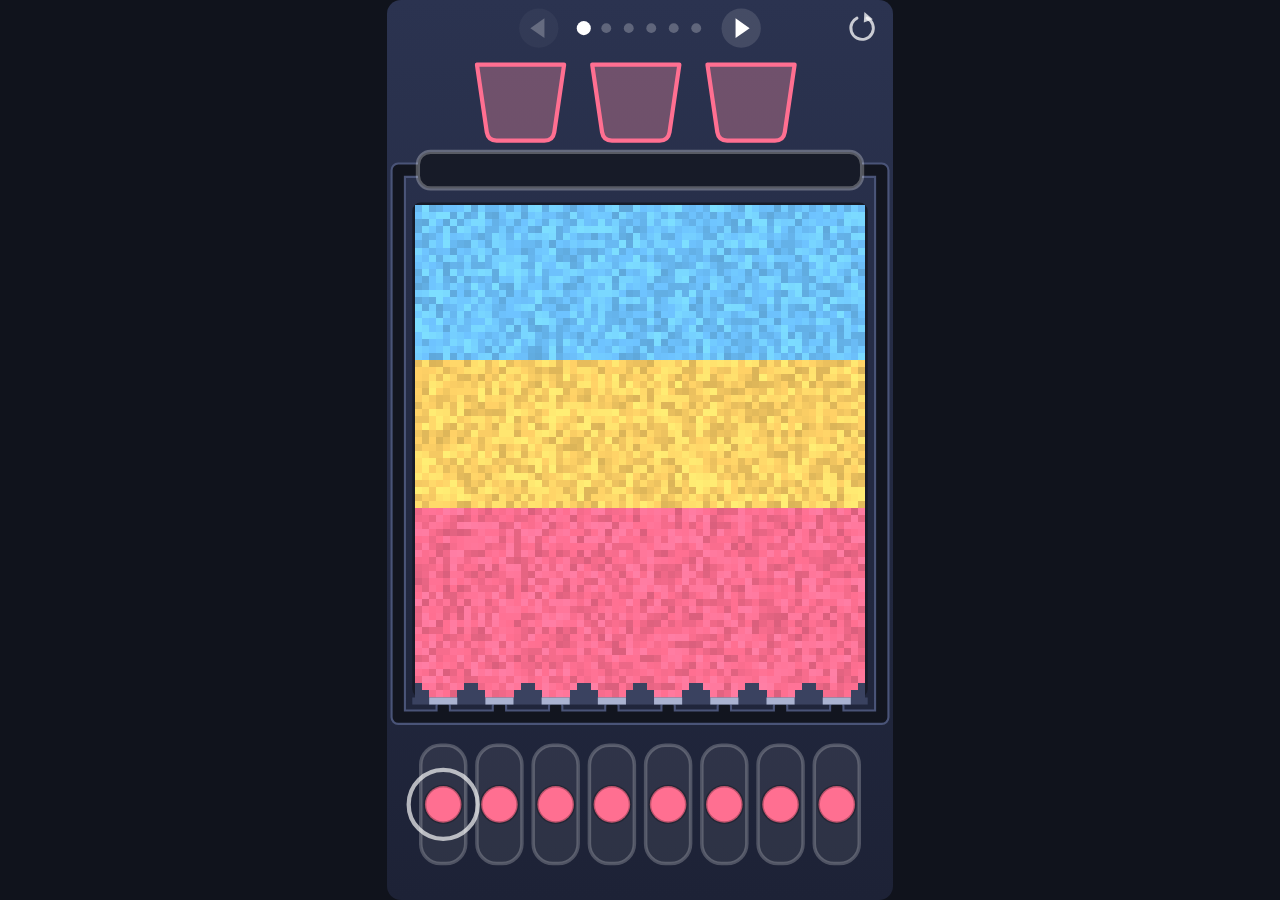
<file: games/drain/index.html>
<!doctype html>
<html lang="en">
<head>
<meta charset="utf-8">
<meta name="viewport" content="width=device-width, initial-scale=1, maximum-scale=1, user-scalable=no">
<title>Drain</title>
<style>
  html, body { margin: 0; height: 100%; background: #10131c; overflow: hidden; }
  body { display: flex; align-items: center; justify-content: center; }
  canvas { touch-action: none; display: block; border-radius: 14px; -webkit-tap-highlight-color: transparent; }
</style>
</head>
<body>
<canvas id="c"></canvas>
<script>
'use strict';
// ---------- constants ----------
const VW = 360, VH = 640;            // logical screen
const SRC = 48;                      // pictures are painted at 48x48, then scaled up to sand
const GW = 64, PR = 64, HOP = 6;     // sand grid: 64x64 picture + 6 rows of funnel floor
const GH = PR + HOP, CS = 5;         // cell size in logical px
const BX = (VW - GW * CS) / 2, BY = 146;
const EMPTY = 0, WALL = 1, SAND = 2;
const NHOLE = 8, HWD = 4;            // 8 holes, each 4 cells wide
const HOLE_X = [2, 10, 18, 26, 34, 42, 50, 58]; // first column of each hole
const NSLOT = 3, BMAX = 140;         // baskets on top, max grains per basket
const LX = 8, RX = 352;              // side tubes
const FLOOR = BY + GH * CS;          // bottom of the sand box
const CY = FLOOR + 14;               // collector tube under the box
const BAR = { x: 22, y: 108, w: 316, h: 26 };   // capacity bar, under the baskets
const BARY = BAR.y + BAR.h / 2;
const PAD = { y: CY + 20, h: 84 };   // thumb pads: hold one to open the hole above it
const SPEED = 1000;                  // sand speed inside the tubes, px per second
const NAV = { prev: 108, next: 252 };  // x of the previous / next level buttons (top row)

// ---------- level painting helpers ----------
function painter() {
  const g = new Uint8Array(SRC * SRC);
  const set = (x, y, c) => { x = Math.round(x); y = Math.round(y); if (x >= 0 && x < SRC && y >= 0 && y < SRC) g[y * SRC + x] = c; };
  const rect = (x0, y0, x1, y1, c) => { for (let y = y0; y <= y1; y++) for (let x = x0; x <= x1; x++) set(x, y, c); };
  const ell = (cx, cy, rx, ry, c, o = {}) => {
    for (let y = 0; y < SRC; y++) for (let x = 0; x < SRC; x++) {
      if (o.ymax !== undefined && y > o.ymax) continue;
      const dx = (x - cx) / rx, dy = (y - cy) / ry;
      if (dx * dx + dy * dy <= 1) g[y * SRC + x] = c;
    }
  };
  const ring = (cx, cy, r0, r1, c, ymax) => {
    for (let y = 0; y <= ymax; y++) for (let x = 0; x < SRC; x++) { const d = Math.hypot(x - cx, y - cy); if (d > r0 && d <= r1) g[y * SRC + x] = c; }
  };
  return { g, set, rect, ell, ring };
}

// cap:   size of the capacity bar as a fraction of all sand in the level
// mercy: chance that a new basket asks for a colour that is waiting in the bar (1 = very forgiving)
const LEVELS = [
  { cap: 0.5, mercy: 1, pal: ['#6ec3ff', '#ffd166', '#ff6f91'], draw(p) {                       // three layers
      p.rect(0, 0, 47, 15, 1); p.rect(0, 16, 47, 31, 2); p.rect(0, 32, 47, 47, 3); } },
  { cap: 0.25, mercy: 0.8, pal: ['#ef4b4b', '#ffd23f', '#4cd97b', '#4aa8ff'], draw(p) {         // four stripes
      p.rect(0, 0, 11, 47, 1); p.rect(12, 0, 23, 47, 2); p.rect(24, 0, 35, 47, 3); p.rect(36, 0, 47, 47, 4); } },
  { cap: 0.2, mercy: 0.6, pal: ['#ff9f43', '#ffe14d', '#2f6fdb', '#8fd0ff'], draw(p) {          // sunset over the sea
      p.rect(0, 0, 47, 47, 1); p.ell(23.5, 24, 10, 10, 2); p.rect(0, 28, 47, 47, 3); p.rect(0, 33, 47, 34, 4); p.rect(0, 40, 47, 41, 4); } },
  { cap: 0.18, mercy: 0.5, pal: ['#ef4b4b', '#fff7ea', '#e8c08a', '#5ecb6b', '#8fd6ff'], draw(p) {   // mushroom
      p.rect(0, 0, 47, 47, 5); p.rect(0, 39, 47, 47, 4);
      p.ell(23.5, 23, 20, 16, 1, { ymax: 23 }); p.ell(14, 17, 3, 2.5, 2); p.ell(25, 12, 4, 3, 2); p.ell(34, 18, 3, 2.5, 2);
      p.rect(17, 24, 30, 38, 3); } },
  { cap: 0.15, mercy: 0.4, pal: ['#58c063', '#ffd972', '#9a6238', '#2d4a8a', '#e9524a', '#ffb347', '#9fdcff'], draw(p) {   // house
      p.rect(0, 0, 47, 47, 7); p.rect(0, 42, 47, 47, 1);
      p.rect(6, 27, 27, 41, 2); p.rect(14, 33, 19, 41, 3); p.rect(8, 30, 11, 33, 4); p.rect(22, 30, 25, 33, 4); p.rect(23, 13, 26, 19, 3);
      for (let y = 14; y <= 26; y++) { const hw = (y - 14) * 1.1 + 1; for (let x = Math.ceil(16.5 - hw); x <= Math.floor(16.5 + hw); x++) p.set(x, y, 5); }
      p.rect(37, 31, 40, 41, 3); p.ell(39, 23, 7, 9, 1); p.ell(41, 6, 4, 4, 6); } },
  { cap: 0.25, mercy: 0.5, pal: ['#ff5964', '#ff9f43', '#ffe14d', '#4cd97b', '#4aa8ff', '#a06bff', '#ffffff', '#39407e', '#58c063'], draw(p) {   // rainbow
      p.rect(0, 0, 47, 47, 8); p.rect(0, 42, 47, 47, 9);
      for (let k = 0; k < 6; k++) p.ring(23.5, 38, 20 - k * 3, 23 - k * 3, k + 1, 38);
      p.ell(7, 40, 7.5, 4.5, 7); p.ell(40, 40, 7.5, 4.5, 7); } },
];

// ---------- state ----------
const cv = document.getElementById('c'), ctx = cv.getContext('2d');
const off = document.createElement('canvas'); off.width = GW; off.height = GH;
const octx = off.getContext('2d'); const img = octx.createImageData(GW, GH);

let kind, col, shade;                 // per-cell arrays
let pal, palRGB, slots, remaining, bar, barOrder, barTotal, barCap, sandLeft, state, stateT, tick, rnd, everHeld;
let grains = [], confetti = [], levelIdx = 0, now = 0, lastT = 0, held = -1;
try { levelIdx = Math.min(LEVELS.length - 1, parseInt(localStorage.getItem('drain_lvl') || '0', 10) || 0); } catch (e) {}

function hexRGB(h) { const n = parseInt(h.slice(1), 16); return [n >> 16 & 255, n >> 8 & 255, n & 255]; }
function rng(seed) { return function () { seed |= 0; seed = seed + 0x6D2B79F5 | 0; let t = Math.imul(seed ^ seed >>> 15, 1 | seed); t = t + Math.imul(t ^ t >>> 7, 61 | t) ^ t; return ((t ^ t >>> 14) >>> 0) / 4294967296; }; }
function holeDist(x) { let d = 99; for (const h of HOLE_X) d = Math.min(d, x < h ? h - x : x > h + HWD - 1 ? x - (h + HWD - 1) : 0); return d; }
function holeAt(x) { for (let h = 0; h < NHOLE; h++) if (x >= HOLE_X[h] && x < HOLE_X[h] + HWD) return h; return -1; }

function loadLevel(i) {
  levelIdx = i; const L = LEVELS[i];
  try { localStorage.setItem('drain_lvl', String(i)); } catch (e) {}
  const p = painter(); L.draw(p);
  const N = GW * GH;
  kind = new Uint8Array(N); col = new Uint8Array(N); shade = new Int8Array(N);
  pal = L.pal; palRGB = pal.map(hexRGB); rnd = rng(77 + i);
  remaining = new Int32Array(pal.length + 1); let sum = 0;
  for (let y = 0; y < GH; y++) for (let x = 0; x < GW; x++) {
    const j = y * GW + x;
    if (GH - 1 - y < holeDist(x)) { kind[j] = WALL; continue; }                        // funnel floor between the holes
    const sy = Math.min(SRC - 1, (Math.min(y, PR - 1) * SRC / PR) | 0), sx = (x * SRC / GW) | 0;
    kind[j] = SAND; col[j] = p.g[sy * SRC + sx] || 1; shade[j] = (Math.random() * 30 - 15) | 0;
    remaining[col[j]]++; sum++;
  }
  sandLeft = sum;
  bar = new Int32Array(pal.length + 1); barOrder = []; barTotal = 0; barCap = Math.max(60, Math.round(sum * L.cap));
  slots = [null, null, null]; for (let k = 0; k < NSLOT; k++) slots[k] = pickBasket();
  grains = []; confetti = []; state = 'play'; stateT = now; tick = 0; held = -1; everHeld = false;
}

// ---------- audio (tiny, optional) ----------
let ac = null, lastTick = 0;
function audio() { if (!ac) { try { ac = new (window.AudioContext || window.webkitAudioContext)(); } catch (e) {} } return ac; }
function blip(f0, f1, dur, type = 'sine', vol = 0.12) {
  const a = audio(); if (!a) return;
  const o = a.createOscillator(), g = a.createGain();
  o.type = type; o.frequency.setValueAtTime(f0, a.currentTime); o.frequency.exponentialRampToValueAtTime(f1, a.currentTime + dur);
  g.gain.setValueAtTime(vol, a.currentTime); g.gain.exponentialRampToValueAtTime(0.001, a.currentTime + dur);
  o.connect(g).connect(a.destination); o.start(); o.stop(a.currentTime + dur);
}
function grainTick() { if (now - lastTick < 45) return; lastTick = now; blip(1800 + Math.random() * 1400, 900, 0.03, 'triangle', 0.025); }

// ---------- baskets ----------
function slotPos(k) { return { x: 62 + k * 82, y: 40, w: 66, h: 60 }; }
function openBucket(c) { return slots.findIndex(s => s && s.col === c && !s.closing && s.got < s.size); }

// colour that is coming out of hole h right now (0 = nothing there)
function mouth(h) {
  const cnt = new Int32Array(pal.length + 1); let best = 0;
  for (let y = GH - 3; y < GH; y++) for (let x = HOLE_X[h]; x < HOLE_X[h] + HWD; x++) { const j = y * GW + x; if (kind[j] === SAND) cnt[col[j]]++; }
  for (let c = 1; c < cnt.length; c++) if (cnt[c] > cnt[best]) best = c;
  return cnt[best] ? best : 0;
}

// A new basket asks for sand the player can actually reach: what sits just above the holes, or what waits in the bar.
function pickBasket() {
  const nc = pal.length, cands = []; for (let c = 1; c <= nc; c++) if (remaining[c] > 0) cands.push(c);
  if (!cands.length) return null;
  // Sand leaves a hole as a column: what is straight above the hole comes out first.
  // So look up the column over each hole; sand near the hole counts most.
  const raw = new Int32Array(nc + 1), score = new Float64Array(nc + 1), need = new Float64Array(nc + 1);
  for (const hx of HOLE_X) for (let r = 0; r < 36; r++) {
    const y = GH - 1 - r, w = r < 12 ? 1 : r < 24 ? 0.5 : 0.25;
    for (let x = hx; x < hx + HWD; x++) { const j = y * GW + x; if (kind[j] === SAND) { if (r < 14) raw[col[j]]++; score[col[j]] += w; } }
  }
  for (const c of cands) { need[c] = raw[c] + bar[c]; for (const b of slots) if (b && b.col === c && !b.closing) need[c] -= b.size - b.got; }
  let pick = -1, best = 0;
  if (rnd() < LEVELS[levelIdx].mercy) for (const c of cands) if (bar[c] > best && need[c] > 0) { best = bar[c]; pick = c; }
  if (pick < 0) { best = 0; for (const c of cands) if (need[c] > 0 && score[c] + bar[c] > best) { best = score[c] + bar[c]; pick = c; } }
  if (pick < 0) { best = 0; for (const c of cands) if (remaining[c] > best) { best = remaining[c]; pick = c; } }
  let size = Math.min(remaining[pick], BMAX, Math.max(30, Math.round(need[pick])));   // small baskets: only sand that is close
  if (remaining[pick] - size < 40 && remaining[pick] <= BMAX * 1.3) size = remaining[pick];   // do not leave a tiny rest
  remaining[pick] -= size;
  return { col: pick, size, got: 0, born: now, closing: 0 };
}

// ---------- sand flow ----------
// a grain fell through a hole: it rides the nearest tube up to the bar
function collect(c, x) {
  const fx = BX + (x + 0.5) * CS, left = fx < VW / 2, sx = left ? LX : RX, ex = left ? BAR.x + 6 : BAR.x + BAR.w - 6;
  sandLeft--;
  grains.push({ c, pts: [[fx, FLOOR], [fx, CY], [sx, CY], [sx, BARY], [ex, BARY]], seg: 0, x: fx, y: FLOOR, ox: (Math.random() - 0.5) * 5, oy: (Math.random() - 0.5) * 5 });
}

function toBucket(k, x, y) {       // one grain hops from the bar level into basket k
  const s = slots[k], p = slotPos(k); s.got++;
  grains.push({ c: s.col, hop: true, pts: [[x, y], [p.x + p.w / 2, p.y + p.h - 16]], seg: 0, x, y, ox: 0, oy: 0 });
  grainTick();
  if (s.got >= s.size) { s.closing = now; blip(520, 1040, 0.16, 'sine', 0.16); if (navigator.vibrate) navigator.vibrate(18); }
}

function arrive(c, x, y) {         // top of the tube: matching basket, or stay in the bar
  const k = openBucket(c);
  if (k >= 0) { toBucket(k, x, y); return; }
  if (!bar[c]) barOrder.push(c);
  bar[c]++; barTotal++;
  if (barTotal > barCap && state === 'play') { state = 'fail'; stateT = now; held = -1; blip(220, 70, 0.5, 'sawtooth', 0.12); if (navigator.vibrate) navigator.vibrate(120); }
}

function drainBar() {              // stored sand leaves the bar when its basket shows up
  if (state === 'fail') return;
  let x = BAR.x;
  for (const c of barOrder) {
    const w = bar[c] / barCap * BAR.w;
    for (let n = 0; n < 5 && bar[c] > 0; n++) {
      const k = openBucket(c); if (k < 0) break;
      bar[c]--; barTotal--; toBucket(k, x + Math.random() * Math.max(4, w), BARY);
    }
    x += w;
  }
  barOrder = barOrder.filter(c => bar[c] > 0);
}

function moveGrains(dt) {
  const live = grains; grains = [];
  for (const g of live) {
    let stepLeft = SPEED * dt;
    while (stepLeft > 0 && g.seg < g.pts.length - 1) {
      const t = g.pts[g.seg + 1], dx = t[0] - g.x, dy = t[1] - g.y, d = Math.hypot(dx, dy);
      if (d <= stepLeft) { g.x = t[0]; g.y = t[1]; g.seg++; stepLeft -= d; }
      else { g.x += dx / d * stepLeft; g.y += dy / d * stepLeft; stepLeft = 0; }
    }
    if (g.seg < g.pts.length - 1) grains.push(g);
    else if (!g.hop) arrive(g.c, g.x, g.y);
  }
}

// ---------- vacuum: released sand is pulled into each gap so empty space stays at the top ----------
const topY = new Int32Array(GW);     // first sand row in each column (GH = column is empty)
function computeTops() {
  for (let x = 0; x < GW; x++) { let y = 0; while (y < GH && kind[y * GW + x] !== SAND) y++; topY[x] = y; }
}
// Cell (x, y) just became empty. Pull sand into it from above, choosing the tallest
// neighbouring column, so the gap travels up and leaves at the surface.
function pull(x, y) {
  for (;;) {
    let bx = -1, bs = 1e9;
    for (const dx of [0, -1, 1]) {
      const nx = x + dx, ny = y - 1;
      if (nx < 0 || nx >= GW || ny < 0 || kind[ny * GW + nx] !== SAND) continue;
      const s = topY[nx] + (dx ? 0.5 : 0);           // straight up wins a tie
      if (s < bs) { bs = s; bx = nx; }
    }
    if (bx < 0) { if (topY[x] === y) topY[x] = y + 1; return; }   // nothing above: gap is now at the surface
    const to = y * GW + x, from = (y - 1) * GW + bx;
    kind[to] = SAND; col[to] = col[from]; shade[to] = shade[from]; kind[from] = EMPTY;
    x = bx; y = y - 1;
  }
}
function drainHole(h) {            // the sand at the mouth of hole h leaves; everything above slides down
  for (let x = HOLE_X[h] + (tick & 1); x < HOLE_X[h] + HWD; x += 2) {   // half the mouth per frame: slower, easier to react
    const j = (GH - 1) * GW + x;
    if (kind[j] !== SAND) continue;
    const c = col[j]; kind[j] = EMPTY; pull(x, GH - 1); collect(c, x);
  }
}

function update(dt) {
  tick++;
  computeTops();
  if (held >= 0 && state === 'play') drainHole(held);
  for (let k = 0; k < NSLOT; k++) {
    const s = slots[k];
    if (s && s.closing && now - s.closing > 260) slots[k] = null;
    if (!slots[k] && state === 'play') slots[k] = pickBasket();
  }
  drainBar();
  moveGrains(dt);
  if (state === 'play' && sandLeft === 0 && !grains.length && barTotal === 0 && slots.every(s => !s)) {
    state = 'win'; stateT = now; held = -1;
    blip(520, 780, 0.12); setTimeout(() => blip(780, 1170, 0.2), 110);
    for (let k = 0; k < 90; k++) confetti.push({ x: VW / 2, y: 320, vx: (Math.random() - 0.5) * 9, vy: -Math.random() * 10 - 2, c: pal[k % pal.length], r: Math.random() * 6 });
  }
}

// ---------- rendering ----------
function rr(x, y, w, h, r) { ctx.beginPath(); ctx.roundRect(x, y, w, h, r); }
function padRect(h) { const w = GW * CS / NHOLE; return { x: BX + h * w + 4, y: PAD.y, w: w - 8, h: PAD.h }; }

function drawBoard() {
  const d = img.data;
  for (let i = 0; i < GW * GH; i++) {
    const o = i * 4, k = kind[i];
    if (k === EMPTY) { d[o + 3] = 0; continue; }
    if (k === WALL) { d[o] = 58; d[o + 1] = 66; d[o + 2] = 96; d[o + 3] = 255; continue; }
    const c = palRGB[col[i] - 1], m = 1 + shade[i] / 100;
    d[o] = Math.min(255, c[0] * m); d[o + 1] = Math.min(255, c[1] * m); d[o + 2] = Math.min(255, c[2] * m); d[o + 3] = 255;
  }
  octx.putImageData(img, 0, 0);
  ctx.fillStyle = '#171b28'; rr(BX - 2, BY - 2, GW * CS + 4, GH * CS + 2, 6); ctx.fill();
  ctx.imageSmoothingEnabled = false;
  ctx.drawImage(off, BX, BY, GW * CS, GH * CS);
  // floor with a gate under each hole: the gate opens while its pad is held
  ctx.fillStyle = '#3a4260'; ctx.fillRect(BX - 2, FLOOR, GW * CS + 4, 5);
  for (let h = 0; h < NHOLE; h++) {
    const x = BX + HOLE_X[h] * CS, w = HWD * CS;
    if (held === h) { ctx.fillStyle = '#12151f'; ctx.fillRect(x, FLOOR, w, 5); }
    else { ctx.fillStyle = '#aab3d1'; ctx.fillRect(x, FLOOR, w, 5); }
  }
}

function tubePath() {
  ctx.beginPath(); ctx.moveTo(BAR.x + 4, BARY); ctx.lineTo(LX, BARY); ctx.lineTo(LX, CY); ctx.lineTo(RX, CY); ctx.lineTo(RX, BARY); ctx.lineTo(BAR.x + BAR.w - 4, BARY);
  for (let h = 0; h < NHOLE; h++) { const x = BX + (HOLE_X[h] + HWD / 2) * CS; ctx.moveTo(x, FLOOR + 6); ctx.lineTo(x, CY); }
}
function drawTube() {
  ctx.lineJoin = 'round'; ctx.lineCap = 'round';
  tubePath(); ctx.strokeStyle = '#4a5478'; ctx.lineWidth = 11; ctx.stroke();
  tubePath(); ctx.strokeStyle = '#12151f'; ctx.lineWidth = 8; ctx.stroke();
}
function drawGrains() { for (const g of grains) { ctx.fillStyle = pal[g.c - 1]; ctx.fillRect(g.x + g.ox - 1.5, g.y + g.oy - 1.5, 3, 3); } }

function drawPads() {
  for (let h = 0; h < NHOLE; h++) {
    const p = padRect(h), on = held === h, m = mouth(h);
    rr(p.x, p.y + (on ? 3 : 0), p.w, p.h, 14); ctx.fillStyle = on ? 'rgba(255,255,255,0.22)' : 'rgba(255,255,255,0.07)'; ctx.fill();
    ctx.lineWidth = 2.5; ctx.strokeStyle = on ? '#ffffff' : 'rgba(255,255,255,0.22)'; ctx.stroke();
    // dot shows the colour that will come out of this hole
    if (m) { ctx.beginPath(); ctx.arc(p.x + p.w / 2, p.y + p.h / 2 + (on ? 3 : 0), 13, 0, 7); ctx.fillStyle = pal[m - 1]; ctx.fill(); ctx.lineWidth = 2; ctx.strokeStyle = 'rgba(0,0,0,0.25)'; ctx.stroke(); }
  }
}

function bucketShape(w, h) { ctx.beginPath(); ctx.moveTo(2, 6); ctx.lineTo(w - 2, 6); ctx.lineTo(w - 9, h - 6); ctx.quadraticCurveTo(w - 10, h, w - 16, h); ctx.lineTo(16, h); ctx.quadraticCurveTo(10, h, 9, h - 6); ctx.closePath(); }
function drawBucket(k) {
  const p = slotPos(k), s = slots[k];
  let sc = 1, alpha = 1;
  if (s) {
    sc = 0.85 + 0.15 * Math.min(1, (now - s.born) / 160);
    if (s.closing) { const t = (now - s.closing) / 260; sc = 1 + Math.sin(t * Math.PI) * 0.16; alpha = t > 0.6 ? Math.max(0, 1 - (t - 0.6) / 0.4) : 1; }
  }
  ctx.save(); ctx.translate(p.x + p.w / 2, p.y + p.h / 2); ctx.scale(sc, sc); ctx.translate(-p.w / 2, -p.h / 2); ctx.globalAlpha = alpha;
  bucketShape(p.w, p.h); ctx.fillStyle = s ? 'rgba(255,255,255,0.10)' : 'rgba(255,255,255,0.04)'; ctx.fill();
  if (s) {
    const f = Math.min(1, s.got / s.size), fh = (p.h - 8) * f;
    ctx.save(); bucketShape(p.w, p.h); ctx.clip();
    ctx.globalAlpha = alpha * 0.25; ctx.fillStyle = pal[s.col - 1]; ctx.fillRect(0, 0, p.w, p.h);   // tint shows the wanted colour
    ctx.globalAlpha = alpha; ctx.fillRect(0, p.h - fh, p.w, fh);
    ctx.fillStyle = 'rgba(255,255,255,0.3)'; ctx.fillRect(0, p.h - fh, p.w, 3);
    ctx.restore();
  }
  bucketShape(p.w, p.h); ctx.lineWidth = 3; ctx.lineJoin = 'round'; ctx.strokeStyle = s ? pal[s.col - 1] : 'rgba(255,255,255,0.18)';
  if (!s) ctx.setLineDash([5, 5]); ctx.stroke(); ctx.setLineDash([]);
  ctx.restore();
}

function drawBar() {
  const b = BAR, f = barTotal / barCap, danger = f > 0.7;
  rr(b.x, b.y, b.w, b.h, 9); ctx.fillStyle = '#171b28'; ctx.fill();
  ctx.save(); rr(b.x, b.y, b.w, b.h, 9); ctx.clip();
  let x = b.x;
  for (const c of barOrder) { const w = bar[c] / barCap * b.w; ctx.fillStyle = pal[c - 1]; ctx.fillRect(x, b.y, w + 0.5, b.h); x += w; }
  ctx.fillStyle = 'rgba(255,255,255,0.18)'; ctx.fillRect(b.x, b.y, x - b.x, 4);
  ctx.restore();
  rr(b.x, b.y, b.w, b.h, 9); ctx.lineWidth = 3;
  ctx.strokeStyle = danger ? `rgba(255,77,94,${0.6 + 0.4 * Math.sin(now / 90)})` : 'rgba(255,255,255,0.28)'; ctx.stroke();
}

function iconRestart(cx, cy, r, colr) {
  ctx.strokeStyle = colr; ctx.lineWidth = r * 0.26; ctx.lineCap = 'round';
  ctx.beginPath(); ctx.arc(cx, cy, r, -Math.PI * 0.35, Math.PI * 1.35); ctx.stroke();
  const a = -Math.PI * 0.35, ax = cx + Math.cos(a) * r, ay = cy + Math.sin(a) * r;
  ctx.fillStyle = colr; ctx.beginPath(); ctx.moveTo(ax + r * 0.5, ay + r * 0.1); ctx.lineTo(ax - r * 0.25, ay - r * 0.55); ctx.lineTo(ax - r * 0.3, ay + r * 0.4); ctx.fill();
}

function render() {
  ctx.setTransform(cv.width / VW, 0, 0, cv.height / VH, 0, 0);
  const bg = ctx.createLinearGradient(0, 0, 0, VH); bg.addColorStop(0, '#2b3350'); bg.addColorStop(1, '#1d2236');
  ctx.fillStyle = bg; ctx.fillRect(0, 0, VW, VH);
  // previous / next level buttons around the level dots
  const dotsW = (LEVELS.length - 1) * 16, d0 = VW / 2 - dotsW / 2;
  for (let i = 0; i < LEVELS.length; i++) {
    ctx.beginPath(); ctx.arc(d0 + i * 16, 20, i === levelIdx ? 5 : 3.5, 0, 7);
    ctx.fillStyle = i < levelIdx ? '#7fe3a0' : i === levelIdx ? '#ffffff' : 'rgba(255,255,255,0.25)'; ctx.fill();
  }
  for (const [bx, dir] of [[NAV.prev, -1], [NAV.next, 1]]) {
    const on = dir < 0 ? levelIdx > 0 : levelIdx < LEVELS.length - 1;
    ctx.beginPath(); ctx.arc(bx, 20, 14, 0, 7); ctx.fillStyle = on ? 'rgba(255,255,255,0.12)' : 'rgba(255,255,255,0.04)'; ctx.fill();
    ctx.fillStyle = on ? '#ffffff' : 'rgba(255,255,255,0.25)';
    ctx.beginPath(); ctx.moveTo(bx + dir * 6, 20); ctx.lineTo(bx - dir * 4, 13); ctx.lineTo(bx - dir * 4, 27); ctx.fill();
  }
  iconRestart(338, 20, 8, 'rgba(255,255,255,0.75)');
  drawTube();
  for (let k = 0; k < NSLOT; k++) drawBucket(k);
  drawBoard();
  drawBar();
  drawPads();
  drawGrains();
  // hint: pulse on a pad whose colour a basket wants
  if (levelIdx < 2 && !everHeld && state === 'play') {
    let h = 0; for (let k = 0; k < NHOLE; k++) if (openBucket(mouth(k)) >= 0) { h = k; break; }
    const p = padRect(h), hx = p.x + p.w / 2, hy = p.y + p.h / 2, t = (now % 1100) / 1100;
    ctx.strokeStyle = `rgba(255,255,255,${1 - t})`; ctx.lineWidth = 3; ctx.beginPath(); ctx.arc(hx, hy, 16 + t * 26, 0, 7); ctx.stroke();
  }
  for (const c of confetti) { c.x += c.vx; c.y += c.vy; c.vy += 0.35; c.r += 0.2; ctx.save(); ctx.translate(c.x, c.y); ctx.rotate(c.r); ctx.fillStyle = c.c; ctx.fillRect(-4, -3, 8, 6); ctx.restore(); }
  if (state !== 'play') {
    const t = Math.min(1, (now - stateT - (state === 'win' ? 500 : 200)) / 250);
    if (t > 0) {
      ctx.fillStyle = `rgba(16,19,28,${0.6 * t})`; ctx.fillRect(0, 0, VW, VH);
      const cx = VW / 2, cy = 320, r = 54 * (0.6 + 0.4 * t);
      ctx.beginPath(); ctx.arc(cx, cy, r, 0, 7); ctx.fillStyle = state === 'win' ? '#4cd97b' : '#ff4d5e'; ctx.fill();
      if (state === 'win') { ctx.fillStyle = '#fff'; ctx.beginPath(); ctx.moveTo(cx - 14, cy - 24); ctx.lineTo(cx + 26, cy); ctx.lineTo(cx - 14, cy + 24); ctx.fill(); }
      else iconRestart(cx, cy, 24, '#fff');
    }
  }
}

// ---------- loop + input ----------
function frame(t) { const dt = Math.min(0.05, Math.max(0, (t - lastT) / 1000)); lastT = t; now = t; update(dt); render(); requestAnimationFrame(frame); }

function fit() {
  const s = Math.min(innerWidth / VW, innerHeight / VH), dpr = Math.min(3, devicePixelRatio || 1);
  cv.style.width = VW * s + 'px'; cv.style.height = VH * s + 'px';
  cv.width = Math.round(VW * s * dpr); cv.height = Math.round(VH * s * dpr);
}
addEventListener('resize', fit); fit();

function local(e) { const r = cv.getBoundingClientRect(); return [(e.clientX - r.left) / r.width * VW, (e.clientY - r.top) / r.height * VH]; }
function holdAt(x, y) {            // anywhere in a hole's column, from the picture down to the pads
  if (state !== 'play' || y < BY) { held = -1; return; }
  held = Math.max(0, Math.min(NHOLE - 1, Math.floor((x - BX) / (GW * CS / NHOLE)))); everHeld = true;
}
let pointerDown = false;
cv.addEventListener('pointerdown', e => {
  e.preventDefault(); const a = audio(); if (a && a.state === 'suspended') a.resume();
  const [x, y] = local(e);
  if (y < 38 && Math.abs(x - NAV.prev) < 20) { if (levelIdx > 0) loadLevel(levelIdx - 1); return; }
  if (y < 38 && Math.abs(x - NAV.next) < 20) { if (levelIdx < LEVELS.length - 1) loadLevel(levelIdx + 1); return; }
  if (state === 'win') { if (now - stateT > 600) loadLevel((levelIdx + 1) % LEVELS.length); return; }
  if (state === 'fail') { if (now - stateT > 350) loadLevel(levelIdx); return; }
  if (x > 318 && y < 36) { loadLevel(levelIdx); return; }
  pointerDown = true; holdAt(x, y);
});
addEventListener('pointermove', e => { if (pointerDown) { const [x, y] = local(e); holdAt(x, y); } });
addEventListener('pointerup', () => { pointerDown = false; held = -1; });
addEventListener('pointercancel', () => { pointerDown = false; held = -1; });
addEventListener('keydown', e => { const k = '1234'.indexOf(e.key); if (k >= 0 && state === 'play') { held = k; everHeld = true; } });
addEventListener('keyup', e => { if ('1234'.indexOf(e.key) >= 0) held = -1; });

loadLevel(levelIdx);
requestAnimationFrame(frame);

// debug hooks for automated playtests
window.__game = {
  load: loadLevel, levels: LEVELS, mouth, hold: h => { held = state === 'play' ? h : -1; },
  wanted: c => openBucket(c) >= 0,
  info: () => ({ level: levelIdx, state, sandLeft, bar: barTotal, barCap, slots: slots.map(s => s && { col: s.col, got: s.got, size: s.size }) }),
};
</script>
</body>
</html>
</file>
<file: style.css>
:root{--ink:#5b4033;--soft:#8d6e5c;--paper:#fbf3e6;--bg1:#f1e1cc;--bg2:#e6cfb3;--btn1:#e8c49b;--btn2:#cfa274;--btnEdge:#9e734d;--shadow:rgba(91,64,51,.18)}
  @media (prefers-color-scheme: dark){
    :root:not([data-theme="light"]){--ink:#f3e4d2;--soft:#c9b29e;--paper:#3a2b23;--bg1:#2a1f19;--bg2:#1f1712;--shadow:rgba(0,0,0,.4)}
  }
  :root[data-theme="dark"]{--ink:#f3e4d2;--soft:#c9b29e;--paper:#3a2b23;--bg1:#2a1f19;--bg2:#1f1712;--shadow:rgba(0,0,0,.4)}
  *{box-sizing:border-box}
  html,body{margin:0}
  body{min-height:100vh;background:linear-gradient(180deg,var(--bg1),var(--bg2));color:var(--ink);font-family:"Fredoka",system-ui,sans-serif}
  main{max-width:960px;margin:0 auto;padding:48px 16px 32px}
  header{text-align:center;margin-bottom:36px}
  .paw{font-size:40px}
  h1{margin:6px 0 4px;font-size:clamp(32px,7vw,48px);letter-spacing:.01em}
  .sub{margin:0;font-family:"Patrick Hand",cursive;font-size:22px;color:var(--soft)}
  .grid{display:grid;grid-template-columns:repeat(auto-fit,minmax(240px,1fr));gap:20px}
  .card{display:flex;flex-direction:column;background:var(--paper);border-radius:22px;overflow:hidden;color:inherit;text-decoration:none;
    box-shadow:0 6px 0 var(--shadow),0 10px 24px var(--shadow);transition:transform .15s}
  .card:hover{transform:translateY(-4px)}
  .card:active{transform:translateY(2px)}
  .thumb{aspect-ratio:16/10;display:block;width:100%}
  .body{padding:14px 18px 18px;display:flex;flex-direction:column;gap:6px;flex:1}
  .body h2{margin:0;font-size:22px}
  .body p{margin:0;font-family:"Patrick Hand",cursive;font-size:18px;color:var(--soft);flex:1}
  .play{align-self:flex-start;margin-top:8px;background:linear-gradient(180deg,var(--btn1),var(--btn2));color:#4b3326;font-weight:700;padding:8px 22px;border-radius:999px;box-shadow:0 4px 0 var(--btnEdge)}
  footer{text-align:center;margin-top:40px;font-family:"Patrick Hand",cursive;font-size:17px;color:var(--soft)}
</file>
<file: games/camera-snap/style.css>
:root{--bg:#f6efe0;--ink:#4a2e1a;--wick:#c8955a;--wick2:#a87440}
*{box-sizing:border-box;-webkit-tap-highlight-color:transparent}
html,body{margin:0;height:100%;background:var(--bg);font-family:system-ui,-apple-system,Segoe UI,sans-serif;color:var(--ink);overflow:hidden;user-select:none;touch-action:none}
#app{max-width:440px;height:100%;margin:0 auto;display:flex;flex-direction:column;padding:8px 12px 12px;gap:8px}
header{display:flex;align-items:center;justify-content:space-between;height:34px}
header b{font-size:18px}
button{font:inherit;border:2px solid var(--ink);background:#fff8ea;color:var(--ink);border-radius:12px;padding:5px 11px;font-weight:700;cursor:pointer}
button:active{transform:scale(.94)}
#tip{font-size:13px;line-height:17px;text-align:center;height:34px;flex:none;display:flex;align-items:center;justify-content:center;overflow:hidden;opacity:.8}
#queue{display:flex;align-items:center;justify-content:center;gap:6px;height:16px;font-size:12px;font-weight:700;opacity:.8}
.qd{width:13px;height:13px;border-radius:4px;border:2px solid var(--ink)}
#baskets{display:flex;gap:10px;justify-content:center;height:70px}
.basket{width:30%;max-width:112px;height:66px;border:2.5px solid var(--ink);border-radius:10px 10px 20px 20px;background:repeating-linear-gradient(45deg,var(--wick) 0 6px,var(--wick2) 6px 8px),var(--wick);position:relative;display:flex;align-items:center;justify-content:center;gap:5px;padding-top:12px}
.basket .band{position:absolute;top:-2px;left:-2px;right:-2px;height:14px;border:2.5px solid var(--ink);border-radius:9px 9px 4px 4px}
.basket.empty{background:none;border-style:dashed;opacity:.3}
.basket.done{animation:done .45s ease-in forwards}
@keyframes done{30%{transform:scale(1.12)}100%{transform:translateY(-60px) scale(.6);opacity:0}}
.basket.new{animation:pop .35s cubic-bezier(.3,1.6,.5,1)}
@keyframes pop{0%{transform:scale(.3);opacity:0}100%{transform:scale(1);opacity:1}}
.hole{width:22px;height:22px;border-radius:50%;background:rgba(60,30,10,.45);box-shadow:inset 0 3px 4px rgba(0,0,0,.4);position:relative}
.hole .m,.slot .m{position:absolute;inset:0}
#tray{display:flex;gap:8px;justify-content:center;padding:6px;border:2.5px solid var(--ink);border-radius:16px;background:#ead7b5}
#tray.warn{animation:warn .5s}
@keyframes warn{25%{background:#f2b6a6}75%{transform:translateX(-4px)}}
.slot{width:34px;height:34px;border-radius:50%;background:#d6bf98;box-shadow:inset 0 3px 5px rgba(0,0,0,.25);position:relative}
.slot.danger{box-shadow:inset 0 0 0 2px #d14b3a,inset 0 3px 5px rgba(0,0,0,.25)}
.m{border-radius:50%;border:2px solid var(--ink)}
#boardWrap{flex:1;min-height:0;display:flex;align-items:center;justify-content:center}
svg#board{height:100%;max-width:100%;display:block;touch-action:none;cursor:grab}
#bottom{display:flex;align-items:center;gap:12px;justify-content:space-between;height:56px;flex:none}
#preview{font-size:12px;font-weight:700;min-width:120px;line-height:18px;height:54px;display:flex;flex-direction:column;justify-content:center}
#preview .bad{color:#c43d2b}
#howto{font-size:12px;line-height:1.5;text-align:right;min-width:120px;opacity:.75}
#cancel{width:56px;height:56px;flex:none;border-radius:50%;border:3px solid var(--ink);background:#fff8ea;display:flex;align-items:center;justify-content:center;font-size:30px;font-weight:900;line-height:1;opacity:.25;transition:transform .12s,opacity .12s,background .12s}
#cancel.active{opacity:1}
#cancel.hot{background:#d14b3a;color:#fff;transform:scale(1.18)}
svg#board.moving{cursor:grabbing}
svg#board.moving #camShade{fill-opacity:.3}
svg#board.cancel #cam{opacity:.35}
#fly{position:fixed;inset:0;pointer-events:none;z-index:5}
#fly .m{position:absolute;width:22px;height:22px}
#over{position:fixed;inset:0;background:rgba(40,25,10,.45);display:none;align-items:center;justify-content:center;z-index:9}
#over.show{display:flex}
#card{background:#fff8ea;border:3px solid var(--ink);border-radius:20px;padding:22px 26px;text-align:center;animation:pop .35s cubic-bezier(.3,1.6,.5,1)}
#card h2{margin:0 0 6px}#card p{margin:0 0 14px;opacity:.75}
.flash{animation:flash .35s ease-out}
@keyframes flash{0%{opacity:.95}100%{opacity:0}}
/* first-time tutorial */
#tut{position:fixed;inset:0;pointer-events:none;z-index:6;display:none}
#tut.on{display:block}
#hand{position:absolute;font-size:42px;margin:-6px 0 0 -14px;filter:drop-shadow(0 3px 4px rgba(0,0,0,.3))}
#tut.drag #hand{animation:tdrag 2s ease-in-out infinite}
#tut.point #hand{animation:tpoint 1s ease-in-out infinite}
#tut.wait #hand{display:none}
@keyframes tdrag{0%{transform:translate(0,0) scale(1);opacity:0}10%{opacity:1;transform:translate(0,0) scale(.85)}65%{transform:translate(var(--dx),var(--dy)) scale(.85)}80%{transform:translate(var(--dx),var(--dy)) scale(1);opacity:1}100%{transform:translate(var(--dx),var(--dy)) scale(1);opacity:0}}
@keyframes tpoint{50%{transform:translateY(-10px)}}
#tutMsg{position:absolute;left:50%;transform:translateX(-50%);background:#fff8ea;border:2.5px solid var(--ink);border-radius:999px;padding:8px 16px;font-weight:800;font-size:16px;white-space:nowrap;box-shadow:0 4px 0 rgba(74,46,26,.2)}
</file>
